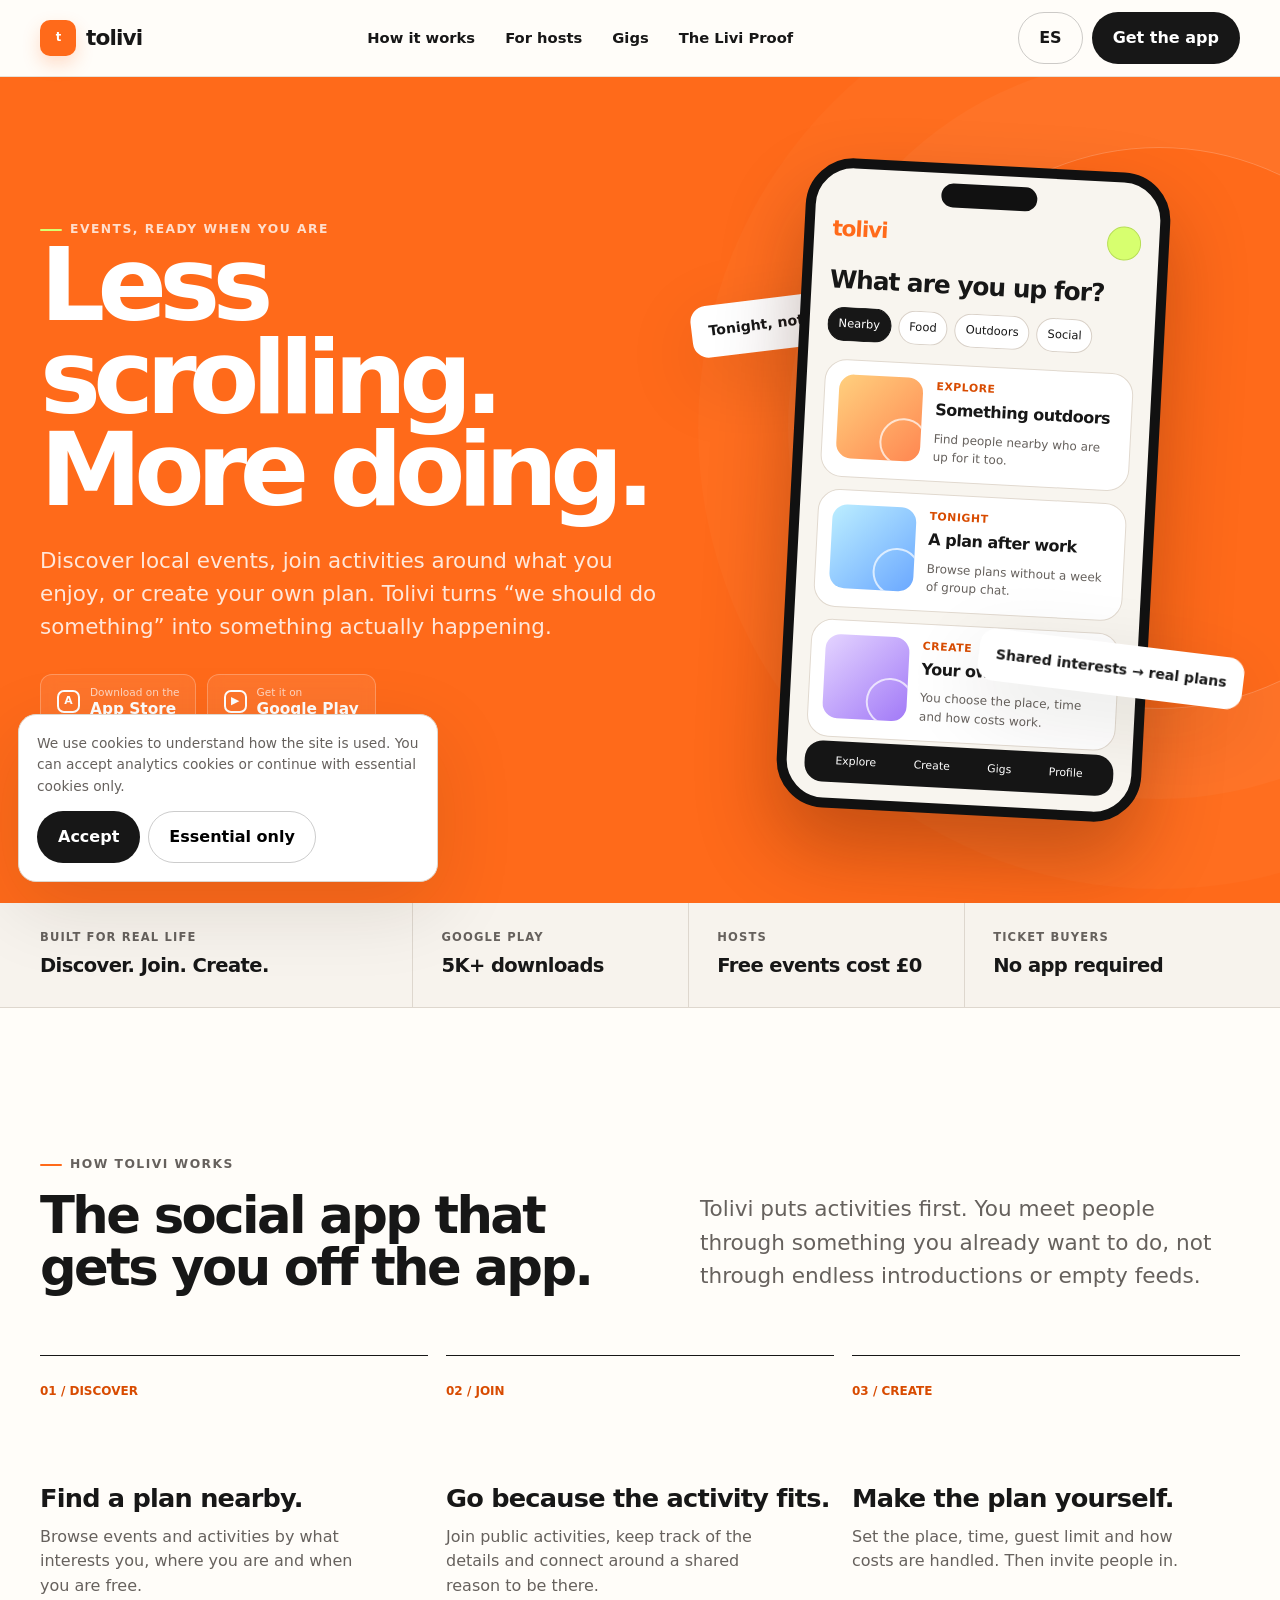
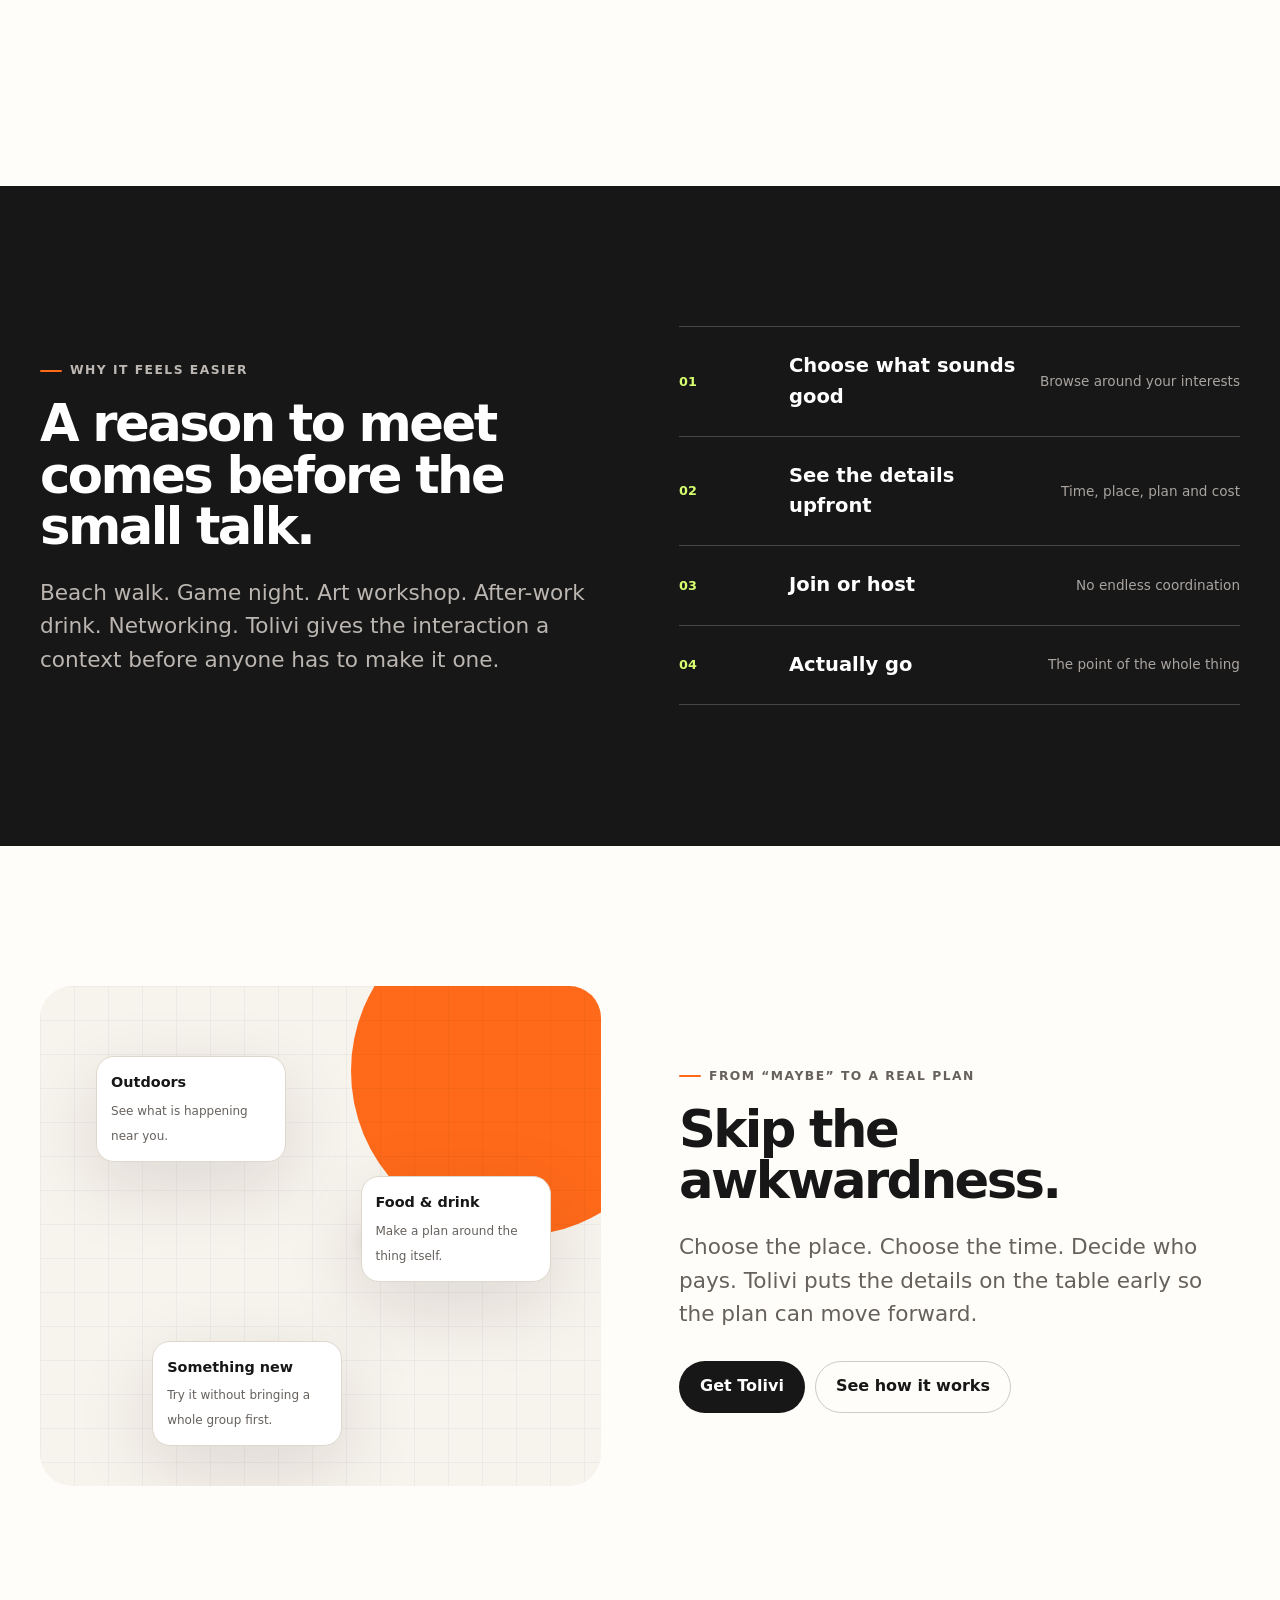
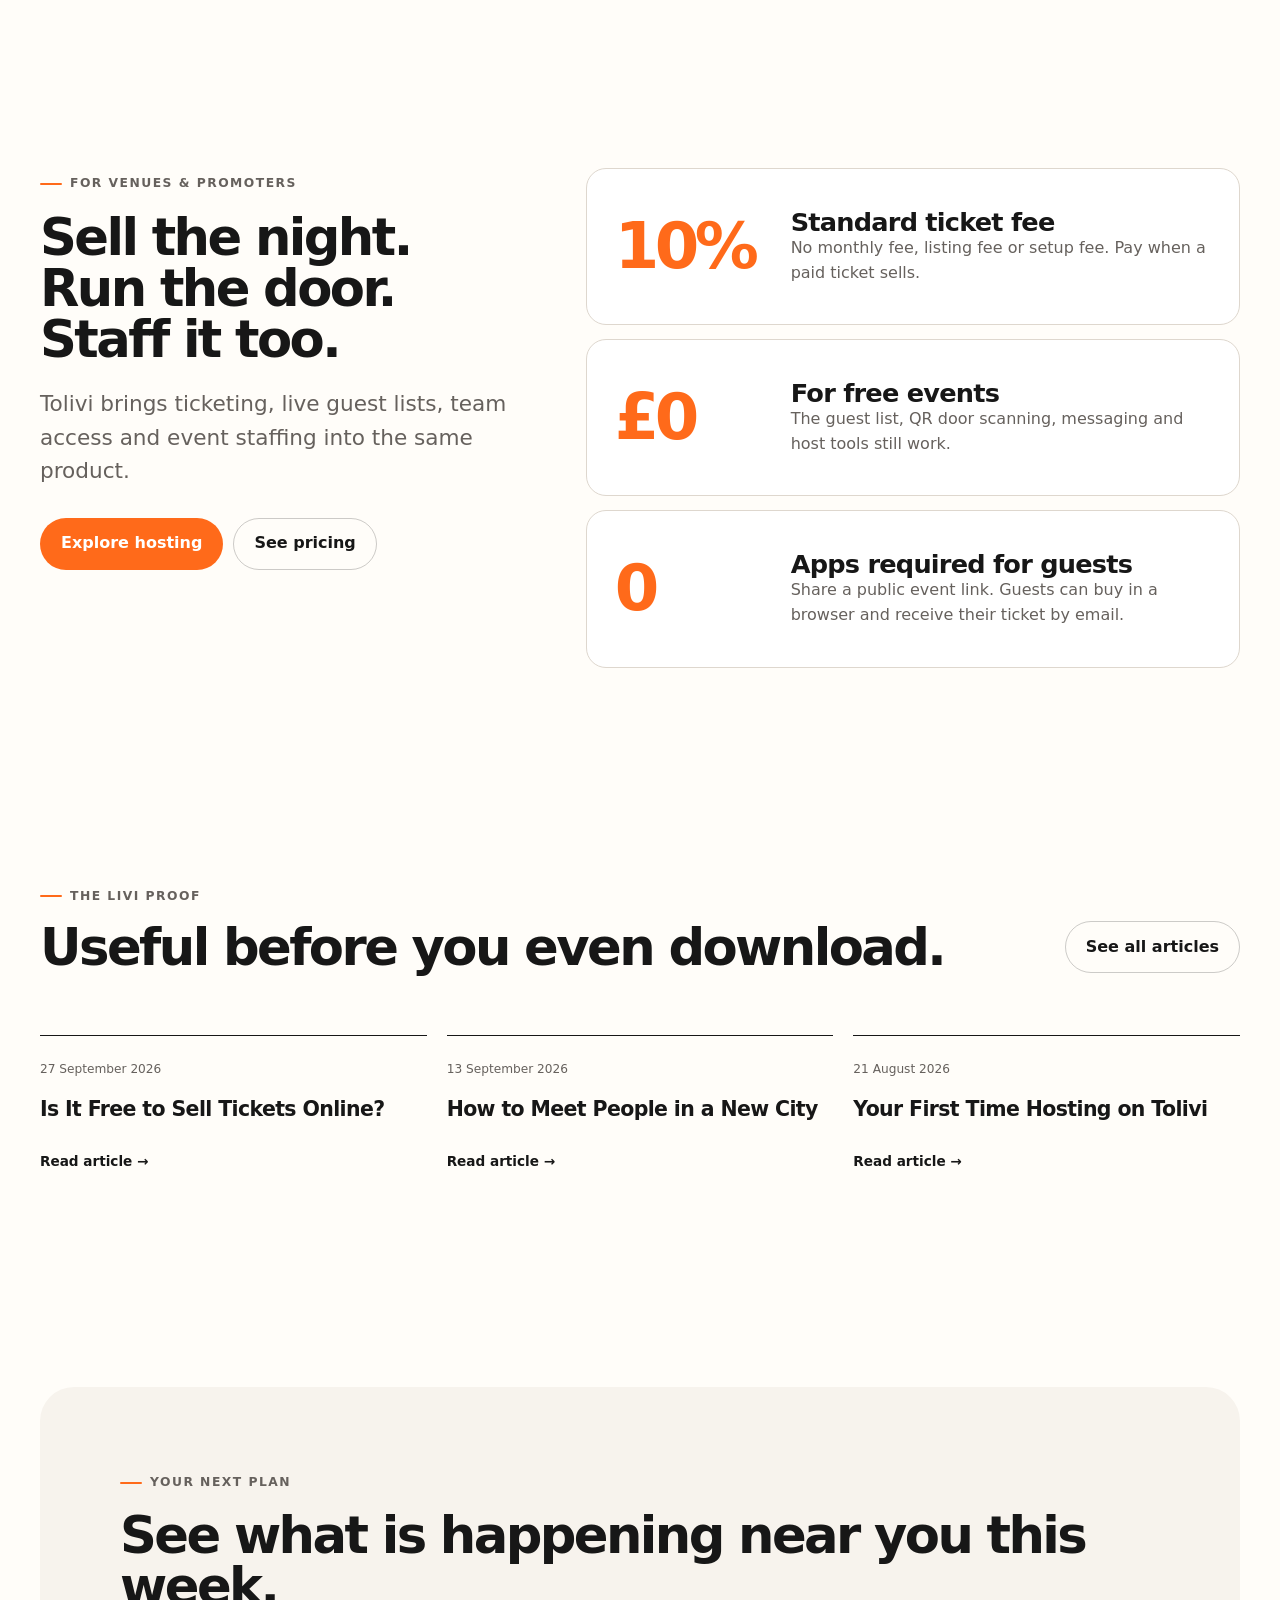
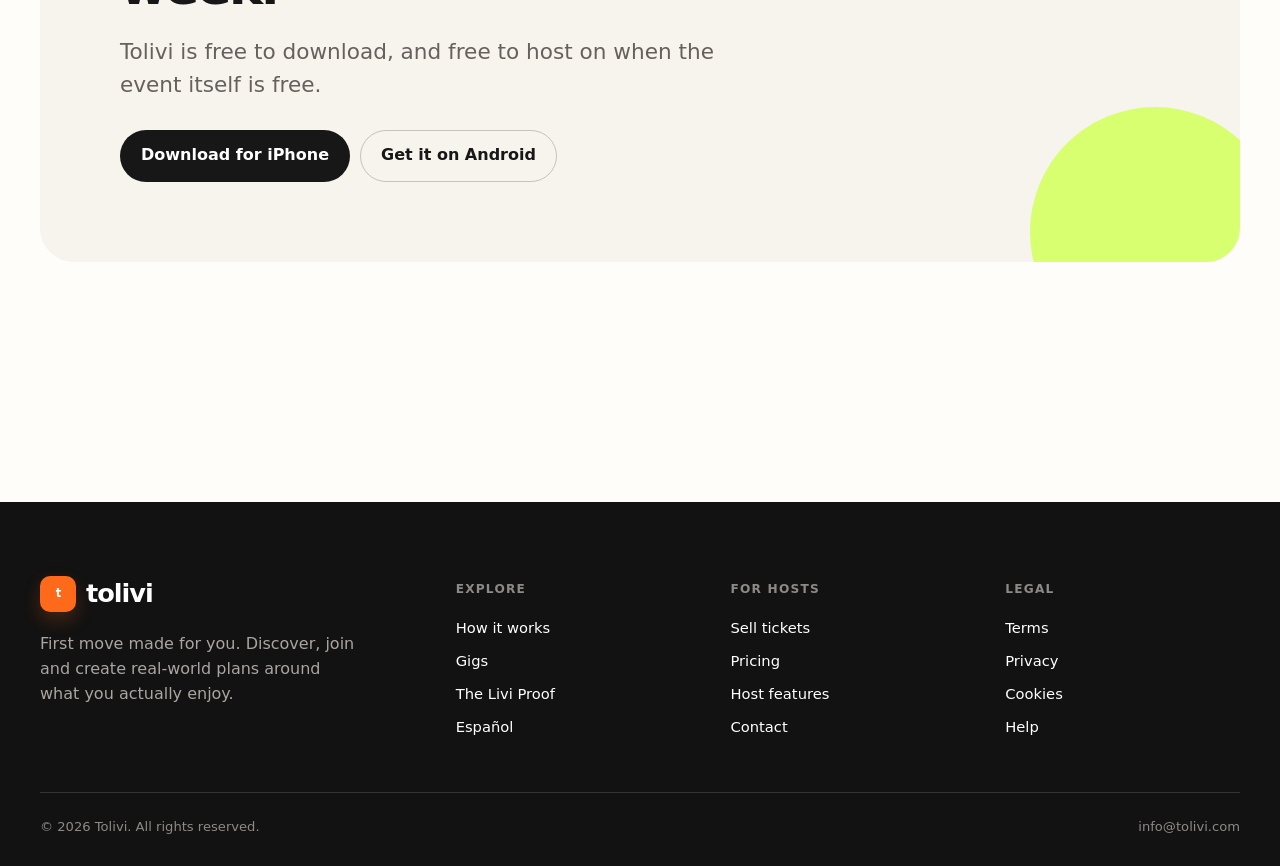
<file: tolivi-redesign/index.html>
<!doctype html>
<html lang="en">
<head>
  <title>Tolivi — Events, Ready When You Are</title>
  <meta name="description" content="Discover local events, join activities and create your own plans with Tolivi. Real-life socialising built around shared interests.">
  
<meta charset="utf-8">
<meta name="viewport" content="width=device-width, initial-scale=1">
<meta name="theme-color" content="#ff6a1a">
<link rel="icon" href="favicon.svg" type="image/svg+xml">
<link rel="stylesheet" href="styles.css">

  <meta property="og:title" content="Tolivi — Events, Ready When You Are">
  <meta property="og:description" content="Find something worth going out for. Discover, join and create real-world plans with Tolivi.">
  <meta property="og:type" content="website">
  <meta property="og:url" content="https://tolivi.com/">
  <script type="application/ld+json">
  {
    "@context":"https://schema.org",
    "@type":"SoftwareApplication",
    "name":"Tolivi",
    "applicationCategory":"LifestyleApplication",
    "operatingSystem":"iOS, Android",
    "url":"https://tolivi.com/",
    "offers":{"@type":"Offer","price":"0","priceCurrency":"GBP"}
  }
  </script>
</head>
<body>

<a class="skip-link" href="#main">Skip to content</a>
<header class="nav">
  <div class="container nav-inner">
    <a class="brand" href="index.html" aria-label="Tolivi home">
      <span class="brand-mark" aria-hidden="true">t</span><span>tolivi</span>
    </a>
    <nav class="nav-links" aria-label="Primary">
      <a href="index.html#how">How it works</a>
      <a href="hosts.html">For hosts</a>
      <a href="gigs.html">Gigs</a>
      <a href="index.html#proof">The Livi Proof</a>
    </nav>
    <div class="nav-actions">
      <a class="btn btn-ghost" href="https://tolivi.com/es/" rel="noopener">ES</a>
      <a class="btn btn-primary" href="https://apps.apple.com/us/app/tolivi/id1568278750" target="_blank" rel="noopener">Get the app</a>
      <button class="menu-btn" type="button" aria-label="Open menu" aria-expanded="false" data-menu>☰</button>
    </div>
  </div>
</header>
<div class="mobile-panel" data-mobile>
  <a href="index.html#how">How it works</a>
  <a href="hosts.html">For hosts</a>
  <a href="gigs.html">Gigs</a>
  <a href="index.html#proof">The Livi Proof</a>
  <a href="https://apps.apple.com/us/app/tolivi/id1568278750">Get the app</a>
</div>

<main id="main">
  <section class="hero">
    <div class="container hero-grid">
      <div class="hero-copy">
        <span class="eyebrow">Events, ready when you are</span>
        <h1 class="display">Less scrolling.<br>More doing.</h1>
        <p>Discover local events, join activities around what you enjoy, or create your own plan. Tolivi turns “we should do something” into something actually happening.</p>
        <div class="btn-row">
          <a class="store-btn" href="https://apps.apple.com/us/app/tolivi/id1568278750" target="_blank" rel="noopener">
            <span class="store-mark" aria-hidden="true">A</span><span class="store-copy"><span>Download on the</span><span>App Store</span></span>
          </a>
          <a class="store-btn" href="https://play.google.com/store/apps/details?id=com.tolivi.dating.user" target="_blank" rel="noopener">
            <span class="store-mark" aria-hidden="true">▶</span><span class="store-copy"><span>Get it on</span><span>Google Play</span></span>
          </a>
        </div>
        <div class="hero-note">Free to download. Free to host free events.</div>
      </div>
      <div class="phone-wrap" aria-label="Concept preview of Tolivi event discovery">
        <div class="float-badge float-one">Tonight, not someday.</div>
        <div class="phone">
          <div class="phone-top"><span class="phone-logo">tolivi</span><span class="avatar" aria-hidden="true"></span></div>
          <h3>What are you up for?</h3>
          <div class="filters"><span class="chip active">Nearby</span><span class="chip">Food</span><span class="chip">Outdoors</span><span class="chip">Social</span></div>
          <div class="event-card">
            <div class="event-art"></div><div><div class="event-meta">Explore</div><div class="event-title">Something outdoors</div><div class="event-sub">Find people nearby who are up for it too.</div></div>
          </div>
          <div class="event-card">
            <div class="event-art alt"></div><div><div class="event-meta">Tonight</div><div class="event-title">A plan after work</div><div class="event-sub">Browse plans without a week of group chat.</div></div>
          </div>
          <div class="event-card">
            <div class="event-art third"></div><div><div class="event-meta">Create</div><div class="event-title">Your own thing</div><div class="event-sub">You choose the place, time and how costs work.</div></div>
          </div>
          <div class="phone-nav"><span>Explore</span><span>Create</span><span>Gigs</span><span>Profile</span></div>
        </div>
        <div class="float-badge float-two">Shared interests → real plans</div>
      </div>
    </div>
  </section>

  <section class="trust-strip" aria-label="Tolivi facts">
    <div class="container trust-grid">
      <div class="trust-cell">
        <div class="trust-kicker">Built for real life</div>
        <div class="trust-value">Discover. Join. Create.</div>
      </div>
      <div class="trust-cell">
        <div class="trust-kicker">Google Play</div>
        <div class="trust-value">5K+ downloads</div>
      </div>
      <div class="trust-cell">
        <div class="trust-kicker">Hosts</div>
        <div class="trust-value">Free events cost £0</div>
      </div>
      <div class="trust-cell">
        <div class="trust-kicker">Ticket buyers</div>
        <div class="trust-value">No app required</div>
      </div>
    </div>
  </section>

  <section class="section" id="how">
    <div class="container">
      <div class="story-head">
        <div>
          <span class="eyebrow">How Tolivi works</span>
          <h2 class="h2" style="margin-top:16px">The social app that gets you off the app.</h2>
        </div>
        <p class="lede">Tolivi puts activities first. You meet people through something you already want to do, not through endless introductions or empty feeds.</p>
      </div>
      <div class="three-up">
        <article class="editorial-card">
          <div class="num">01 / DISCOVER</div>
          <h3 class="h3">Find a plan nearby.</h3>
          <p>Browse events and activities by what interests you, where you are and when you are free.</p>
        </article>
        <article class="editorial-card">
          <div class="num">02 / JOIN</div>
          <h3 class="h3">Go because the activity fits.</h3>
          <p>Join public activities, keep track of the details and connect around a shared reason to be there.</p>
        </article>
        <article class="editorial-card">
          <div class="num">03 / CREATE</div>
          <h3 class="h3">Make the plan yourself.</h3>
          <p>Set the place, time, guest limit and how costs are handled. Then invite people in.</p>
        </article>
      </div>
    </div>
  </section>

  <section class="section band">
    <div class="container split">
      <div>
        <span class="eyebrow" style="color:#bdb8b3">Why it feels easier</span>
        <h2 class="h2" style="margin:18px 0 24px">A reason to meet comes before the small talk.</h2>
        <p class="lede">Beach walk. Game night. Art workshop. After-work drink. Networking. Tolivi gives the interaction a context before anyone has to make it one.</p>
      </div>
      <div class="process">
        <div class="process-row"><span class="step">01</span><strong>Choose what sounds good</strong><span>Browse around your interests</span></div>
        <div class="process-row"><span class="step">02</span><strong>See the details upfront</strong><span>Time, place, plan and cost</span></div>
        <div class="process-row"><span class="step">03</span><strong>Join or host</strong><span>No endless coordination</span></div>
        <div class="process-row"><span class="step">04</span><strong>Actually go</strong><span>The point of the whole thing</span></div>
      </div>
    </div>
  </section>

  <section class="section">
    <div class="container split">
      <div class="feature-visual" aria-hidden="true">
        <div class="map-grid"></div>
        <span class="pin one"></span><span class="pin two"></span><span class="pin three"></span>
        <div class="mini-card mini-one"><strong>Outdoors</strong><span>See what is happening near you.</span></div>
        <div class="mini-card mini-two"><strong>Food & drink</strong><span>Make a plan around the thing itself.</span></div>
        <div class="mini-card mini-three"><strong>Something new</strong><span>Try it without bringing a whole group first.</span></div>
      </div>
      <div>
        <span class="eyebrow">From “maybe” to a real plan</span>
        <h2 class="h2" style="margin:18px 0 24px">Skip the awkwardness.</h2>
        <p class="lede">Choose the place. Choose the time. Decide who pays. Tolivi puts the details on the table early so the plan can move forward.</p>
        <div class="btn-row" style="margin-top:30px">
          <a class="btn btn-primary" href="https://apps.apple.com/us/app/tolivi/id1568278750" target="_blank" rel="noopener">Get Tolivi</a>
          <a class="btn btn-ghost" href="https://tolivi.com/how-it-works/">See how it works</a>
        </div>
      </div>
    </div>
  </section>

  <section class="section" id="hosts">
    <div class="container hosts-grid">
      <div class="host-sticky">
        <span class="eyebrow">For venues & promoters</span>
        <h2 class="h2" style="margin:18px 0 22px">Sell the night. Run the door. Staff it too.</h2>
        <p class="lede">Tolivi brings ticketing, live guest lists, team access and event staffing into the same product.</p>
        <div class="btn-row" style="margin-top:30px">
          <a class="btn btn-orange" href="hosts.html">Explore hosting</a>
          <a class="btn btn-ghost" href="pricing.html">See pricing</a>
        </div>
      </div>
      <div class="metric-stack">
        <div class="metric"><div class="metric-big">10%</div><div><h3 class="h3">Standard ticket fee</h3><p>No monthly fee, listing fee or setup fee. Pay when a paid ticket sells.</p></div></div>
        <div class="metric"><div class="metric-big">£0</div><div><h3 class="h3">For free events</h3><p>The guest list, QR door scanning, messaging and host tools still work.</p></div></div>
        <div class="metric"><div class="metric-big">0</div><div><h3 class="h3">Apps required for guests</h3><p>Share a public event link. Guests can buy in a browser and receive their ticket by email.</p></div></div>
      </div>
    </div>
  </section>

  <section class="section-tight" id="proof">
    <div class="container">
      <div class="story-head">
        <div><span class="eyebrow">The Livi Proof</span><h2 class="h2" style="margin-top:16px">Useful before you even download.</h2></div>
        <a class="btn btn-ghost" href="https://tolivi.com/the-livi-proof/">See all articles</a>
      </div>
      <div class="content-list">
        <article class="article"><time datetime="2026-09-27">27 September 2026</time><h3>Is It Free to Sell Tickets Online?</h3><a href="https://tolivi.com/is-it-free-to-sell-tickets-online/">Read article →</a></article>
        <article class="article"><time datetime="2026-09-13">13 September 2026</time><h3>How to Meet People in a New City</h3><a href="https://tolivi.com/how-to-meet-people-in-a-new-city/">Read article →</a></article>
        <article class="article"><time datetime="2026-08-21">21 August 2026</time><h3>Your First Time Hosting on Tolivi</h3><a href="https://tolivi.com/your-first-time-hosting-on-tolivi/">Read article →</a></article>
      </div>
    </div>
  </section>

  <section class="section">
    <div class="container">
      <div class="final-cta">
        <span class="eyebrow">Your next plan</span>
        <h2 class="h2" style="margin-top:18px">See what is happening near you this week.</h2>
        <p class="lede">Tolivi is free to download, and free to host on when the event itself is free.</p>
        <div class="btn-row">
          <a class="btn btn-primary" href="https://apps.apple.com/us/app/tolivi/id1568278750" target="_blank" rel="noopener">Download for iPhone</a>
          <a class="btn btn-ghost" href="https://play.google.com/store/apps/details?id=com.tolivi.dating.user" target="_blank" rel="noopener">Get it on Android</a>
        </div>
      </div>
    </div>
  </section>
</main>

<footer class="footer">
  <div class="container">
    <div class="footer-grid">
      <div>
        <a class="brand" href="index.html"><span class="brand-mark" aria-hidden="true">t</span><span>tolivi</span></a>
        <p>First move made for you. Discover, join and create real-world plans around what you actually enjoy.</p>
      </div>
      <div>
        <h4>Explore</h4>
        <div class="footer-links">
          <a href="index.html#how">How it works</a>
          <a href="gigs.html">Gigs</a>
          <a href="https://tolivi.com/the-livi-proof/">The Livi Proof</a>
          <a href="https://tolivi.com/es/">Español</a>
        </div>
      </div>
      <div>
        <h4>For hosts</h4>
        <div class="footer-links">
          <a href="hosts.html">Sell tickets</a>
          <a href="pricing.html">Pricing</a>
          <a href="hosts.html#features">Host features</a>
          <a href="mailto:info@tolivi.com">Contact</a>
        </div>
      </div>
      <div>
        <h4>Legal</h4>
        <div class="footer-links">
          <a href="https://tolivi.com/terms-of-use/">Terms</a>
          <a href="https://tolivi.com/privacy-policy/">Privacy</a>
          <a href="https://tolivi.com/cookies-policy/">Cookies</a>
          <a href="https://tolivi.com/help/">Help</a>
        </div>
      </div>
    </div>
    <div class="footer-bottom">
      <span>© 2026 Tolivi. All rights reserved.</span>
      <span>info@tolivi.com</span>
    </div>
  </div>
</footer>
<div class="cookie" data-cookie role="dialog" aria-label="Cookie preferences">
  <p>We use cookies to understand how the site is used. You can accept analytics cookies or continue with essential cookies only.</p>
  <div class="cookie-actions">
    <button class="btn btn-primary" data-cookie-choice="accepted">Accept</button>
    <button class="btn btn-ghost" data-cookie-choice="rejected">Essential only</button>
  </div>
</div>

<script src="script.js" defer></script>
</body>
</html>
</file>
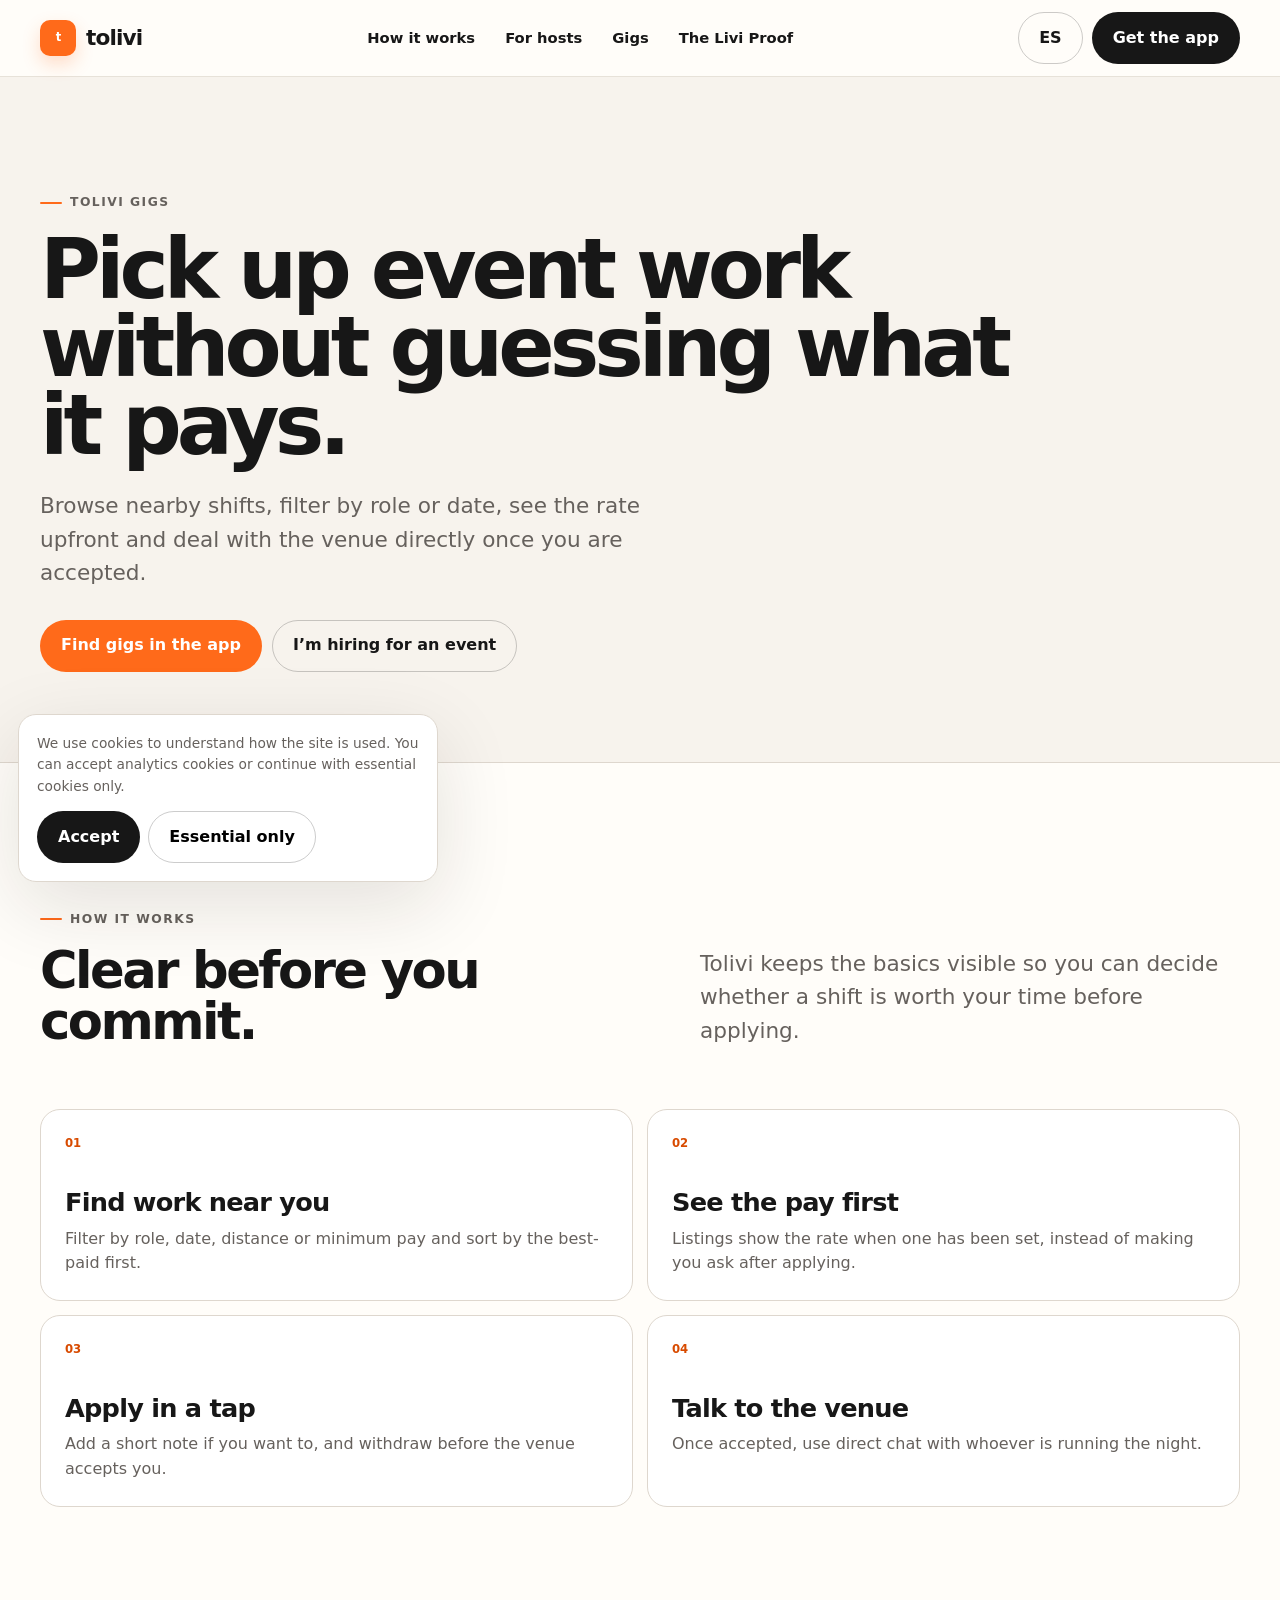
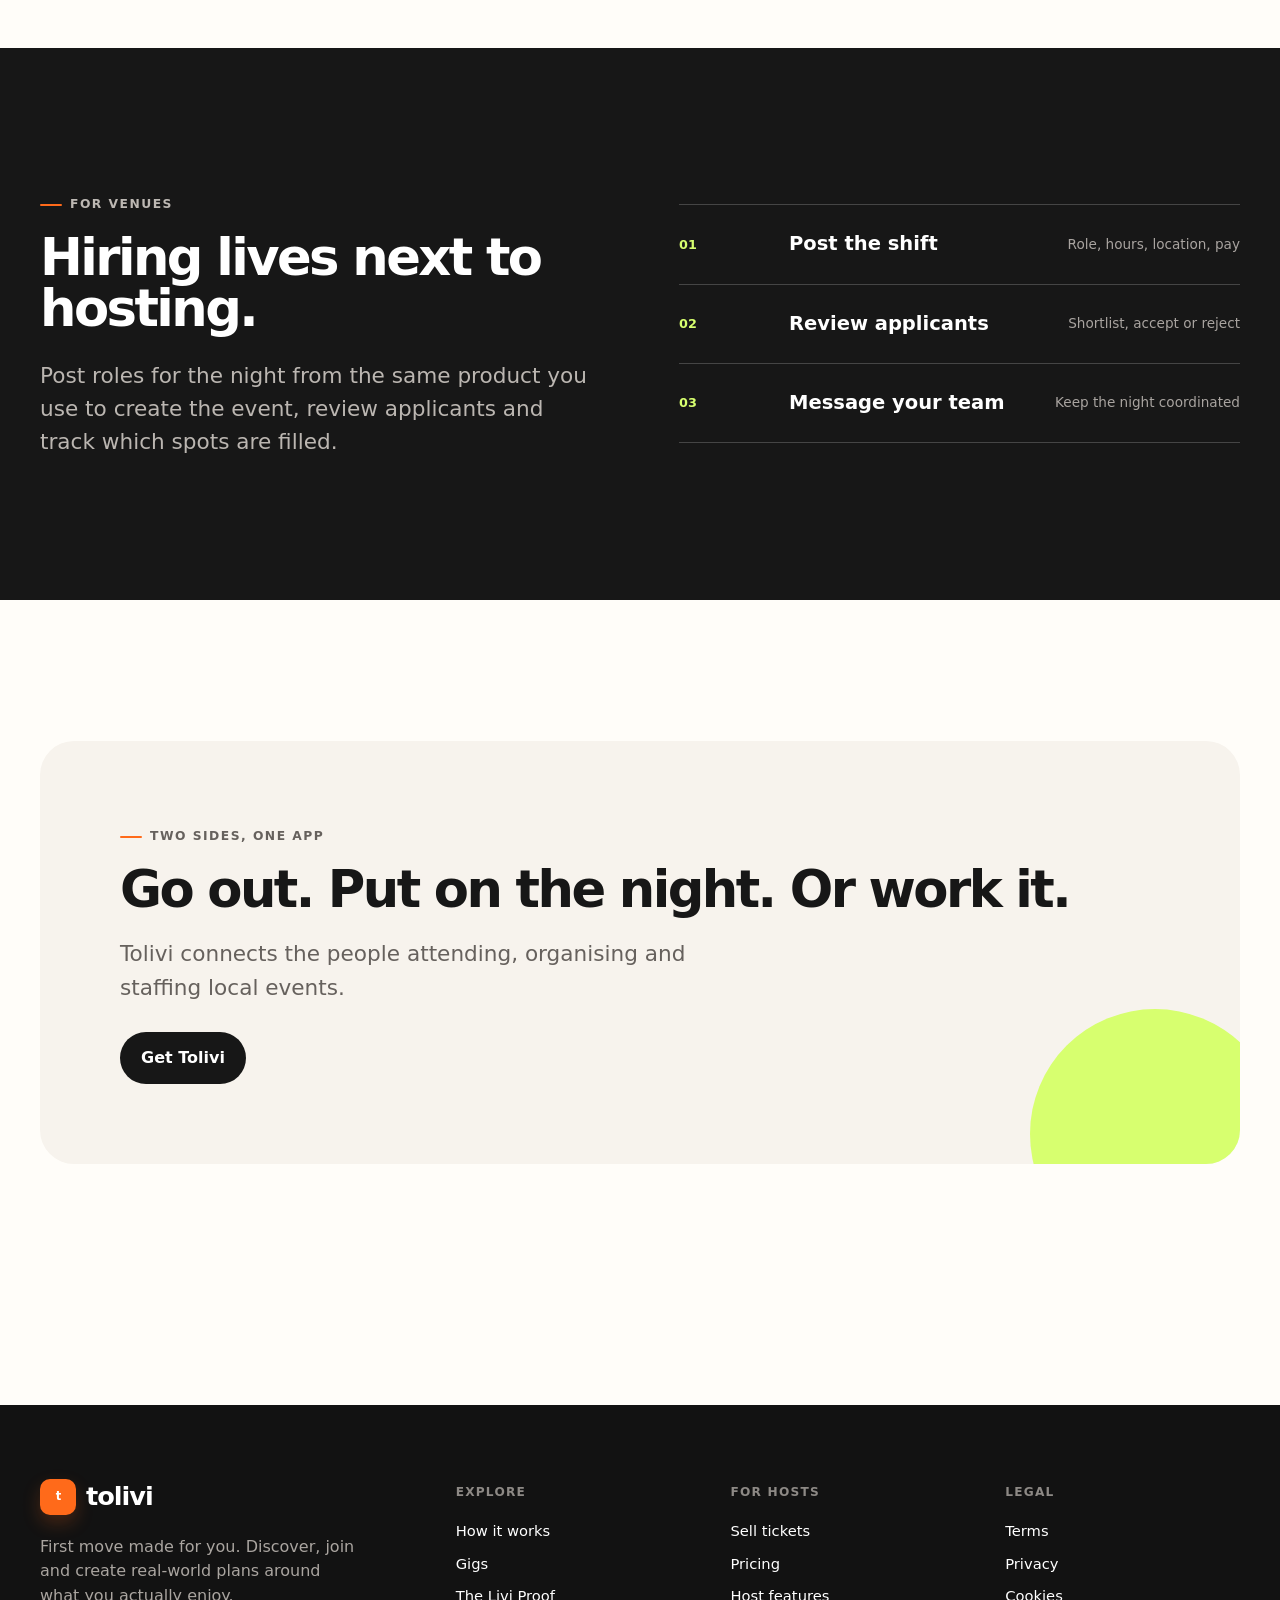
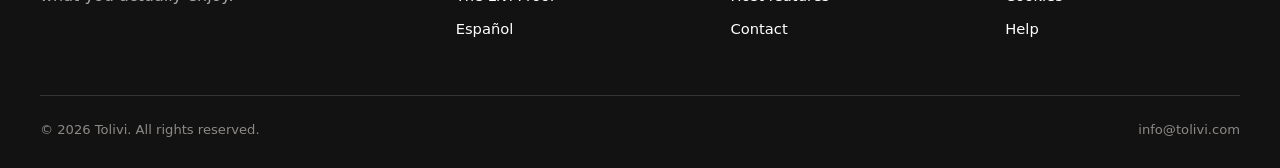
<file: tolivi-redesign/gigs.html>
<!doctype html>
<html lang="en">
<head>
  <title>Event Gigs | Tolivi</title>
  <meta name="description" content="Find event work near you, see the pay before you apply and talk directly to the venue with Tolivi Gigs.">
  
<meta charset="utf-8">
<meta name="viewport" content="width=device-width, initial-scale=1">
<meta name="theme-color" content="#ff6a1a">
<link rel="icon" href="favicon.svg" type="image/svg+xml">
<link rel="stylesheet" href="styles.css">

</head>
<body>

<a class="skip-link" href="#main">Skip to content</a>
<header class="nav">
  <div class="container nav-inner">
    <a class="brand" href="index.html" aria-label="Tolivi home">
      <span class="brand-mark" aria-hidden="true">t</span><span>tolivi</span>
    </a>
    <nav class="nav-links" aria-label="Primary">
      <a href="index.html#how">How it works</a>
      <a href="hosts.html">For hosts</a>
      <a href="gigs.html">Gigs</a>
      <a href="index.html#proof">The Livi Proof</a>
    </nav>
    <div class="nav-actions">
      <a class="btn btn-ghost" href="https://tolivi.com/es/" rel="noopener">ES</a>
      <a class="btn btn-primary" href="https://apps.apple.com/us/app/tolivi/id1568278750" target="_blank" rel="noopener">Get the app</a>
      <button class="menu-btn" type="button" aria-label="Open menu" aria-expanded="false" data-menu>☰</button>
    </div>
  </div>
</header>
<div class="mobile-panel" data-mobile>
  <a href="index.html#how">How it works</a>
  <a href="hosts.html">For hosts</a>
  <a href="gigs.html">Gigs</a>
  <a href="index.html#proof">The Livi Proof</a>
  <a href="https://apps.apple.com/us/app/tolivi/id1568278750">Get the app</a>
</div>

<main id="main">
  <section class="subhero">
    <div class="container">
      <span class="eyebrow">Tolivi Gigs</span>
      <h1 class="h1" style="max-width:970px;margin-top:18px">Pick up event work without guessing what it pays.</h1>
      <p class="lede">Browse nearby shifts, filter by role or date, see the rate upfront and deal with the venue directly once you are accepted.</p>
      <div class="btn-row" style="margin-top:30px">
        <a class="btn btn-orange" href="https://apps.apple.com/us/app/tolivi/id1568278750" target="_blank" rel="noopener">Find gigs in the app</a>
        <a class="btn btn-ghost" href="hosts.html#features">I’m hiring for an event</a>
      </div>
    </div>
  </section>
  <section class="section">
    <div class="container">
      <div class="story-head"><div><span class="eyebrow">How it works</span><h2 class="h2" style="margin-top:16px">Clear before you commit.</h2></div><p class="lede">Tolivi keeps the basics visible so you can decide whether a shift is worth your time before applying.</p></div>
      <div class="feature-list">
        <div class="feature-item"><div class="mini-num">01</div><h3 class="h3">Find work near you</h3><p>Filter by role, date, distance or minimum pay and sort by the best-paid first.</p></div>
        <div class="feature-item"><div class="mini-num">02</div><h3 class="h3">See the pay first</h3><p>Listings show the rate when one has been set, instead of making you ask after applying.</p></div>
        <div class="feature-item"><div class="mini-num">03</div><h3 class="h3">Apply in a tap</h3><p>Add a short note if you want to, and withdraw before the venue accepts you.</p></div>
        <div class="feature-item"><div class="mini-num">04</div><h3 class="h3">Talk to the venue</h3><p>Once accepted, use direct chat with whoever is running the night.</p></div>
      </div>
    </div>
  </section>
  <section class="section band">
    <div class="container split">
      <div><span class="eyebrow" style="color:#bdb8b3">For venues</span><h2 class="h2" style="margin:18px 0 24px">Hiring lives next to hosting.</h2><p class="lede">Post roles for the night from the same product you use to create the event, review applicants and track which spots are filled.</p></div>
      <div class="process">
        <div class="process-row"><span class="step">01</span><strong>Post the shift</strong><span>Role, hours, location, pay</span></div>
        <div class="process-row"><span class="step">02</span><strong>Review applicants</strong><span>Shortlist, accept or reject</span></div>
        <div class="process-row"><span class="step">03</span><strong>Message your team</strong><span>Keep the night coordinated</span></div>
      </div>
    </div>
  </section>
  <section class="section">
    <div class="container">
      <div class="final-cta">
        <span class="eyebrow">Two sides, one app</span>
        <h2 class="h2" style="margin-top:18px">Go out. Put on the night. Or work it.</h2>
        <p class="lede">Tolivi connects the people attending, organising and staffing local events.</p>
        <a class="btn btn-primary" href="https://apps.apple.com/us/app/tolivi/id1568278750" target="_blank" rel="noopener">Get Tolivi</a>
      </div>
    </div>
  </section>
</main>

<footer class="footer">
  <div class="container">
    <div class="footer-grid">
      <div>
        <a class="brand" href="index.html"><span class="brand-mark" aria-hidden="true">t</span><span>tolivi</span></a>
        <p>First move made for you. Discover, join and create real-world plans around what you actually enjoy.</p>
      </div>
      <div>
        <h4>Explore</h4>
        <div class="footer-links">
          <a href="index.html#how">How it works</a>
          <a href="gigs.html">Gigs</a>
          <a href="https://tolivi.com/the-livi-proof/">The Livi Proof</a>
          <a href="https://tolivi.com/es/">Español</a>
        </div>
      </div>
      <div>
        <h4>For hosts</h4>
        <div class="footer-links">
          <a href="hosts.html">Sell tickets</a>
          <a href="pricing.html">Pricing</a>
          <a href="hosts.html#features">Host features</a>
          <a href="mailto:info@tolivi.com">Contact</a>
        </div>
      </div>
      <div>
        <h4>Legal</h4>
        <div class="footer-links">
          <a href="https://tolivi.com/terms-of-use/">Terms</a>
          <a href="https://tolivi.com/privacy-policy/">Privacy</a>
          <a href="https://tolivi.com/cookies-policy/">Cookies</a>
          <a href="https://tolivi.com/help/">Help</a>
        </div>
      </div>
    </div>
    <div class="footer-bottom">
      <span>© 2026 Tolivi. All rights reserved.</span>
      <span>info@tolivi.com</span>
    </div>
  </div>
</footer>
<div class="cookie" data-cookie role="dialog" aria-label="Cookie preferences">
  <p>We use cookies to understand how the site is used. You can accept analytics cookies or continue with essential cookies only.</p>
  <div class="cookie-actions">
    <button class="btn btn-primary" data-cookie-choice="accepted">Accept</button>
    <button class="btn btn-ghost" data-cookie-choice="rejected">Essential only</button>
  </div>
</div>

<script src="script.js" defer></script>
</body>
</html>
</file>
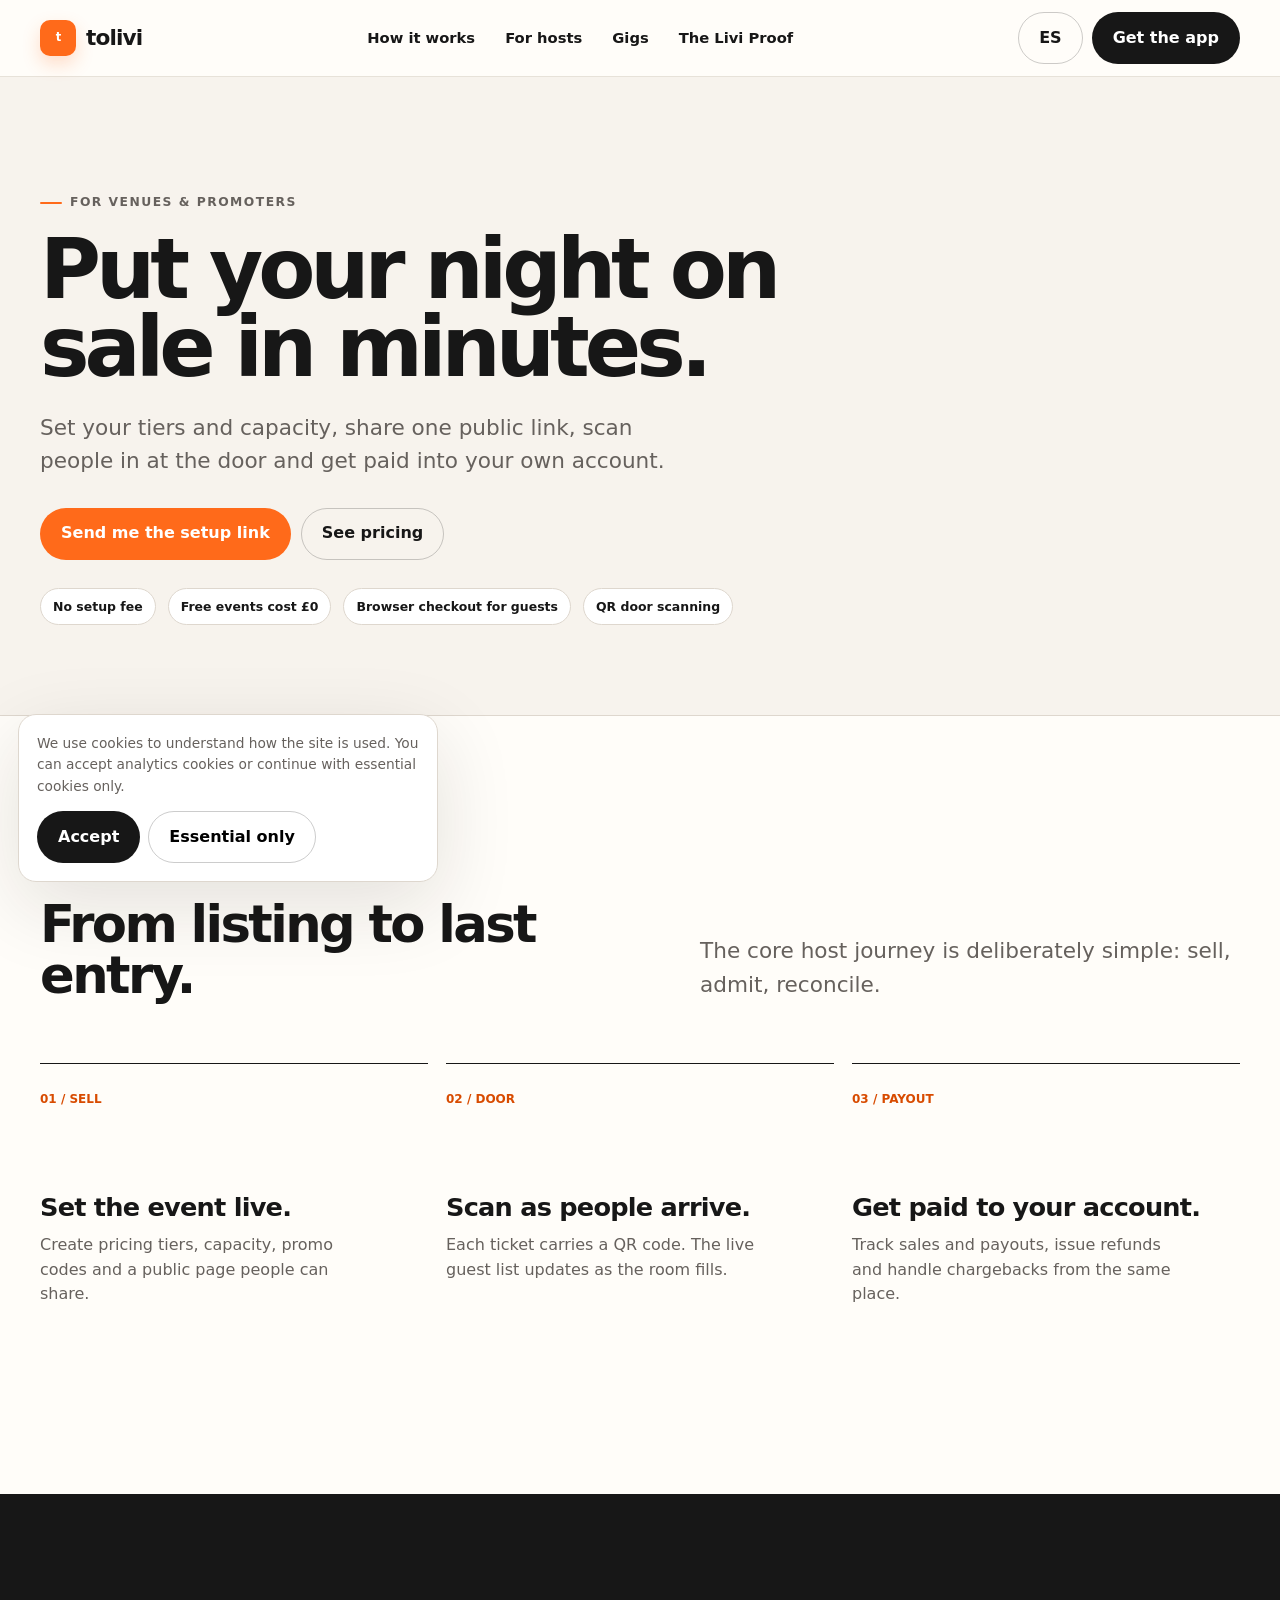
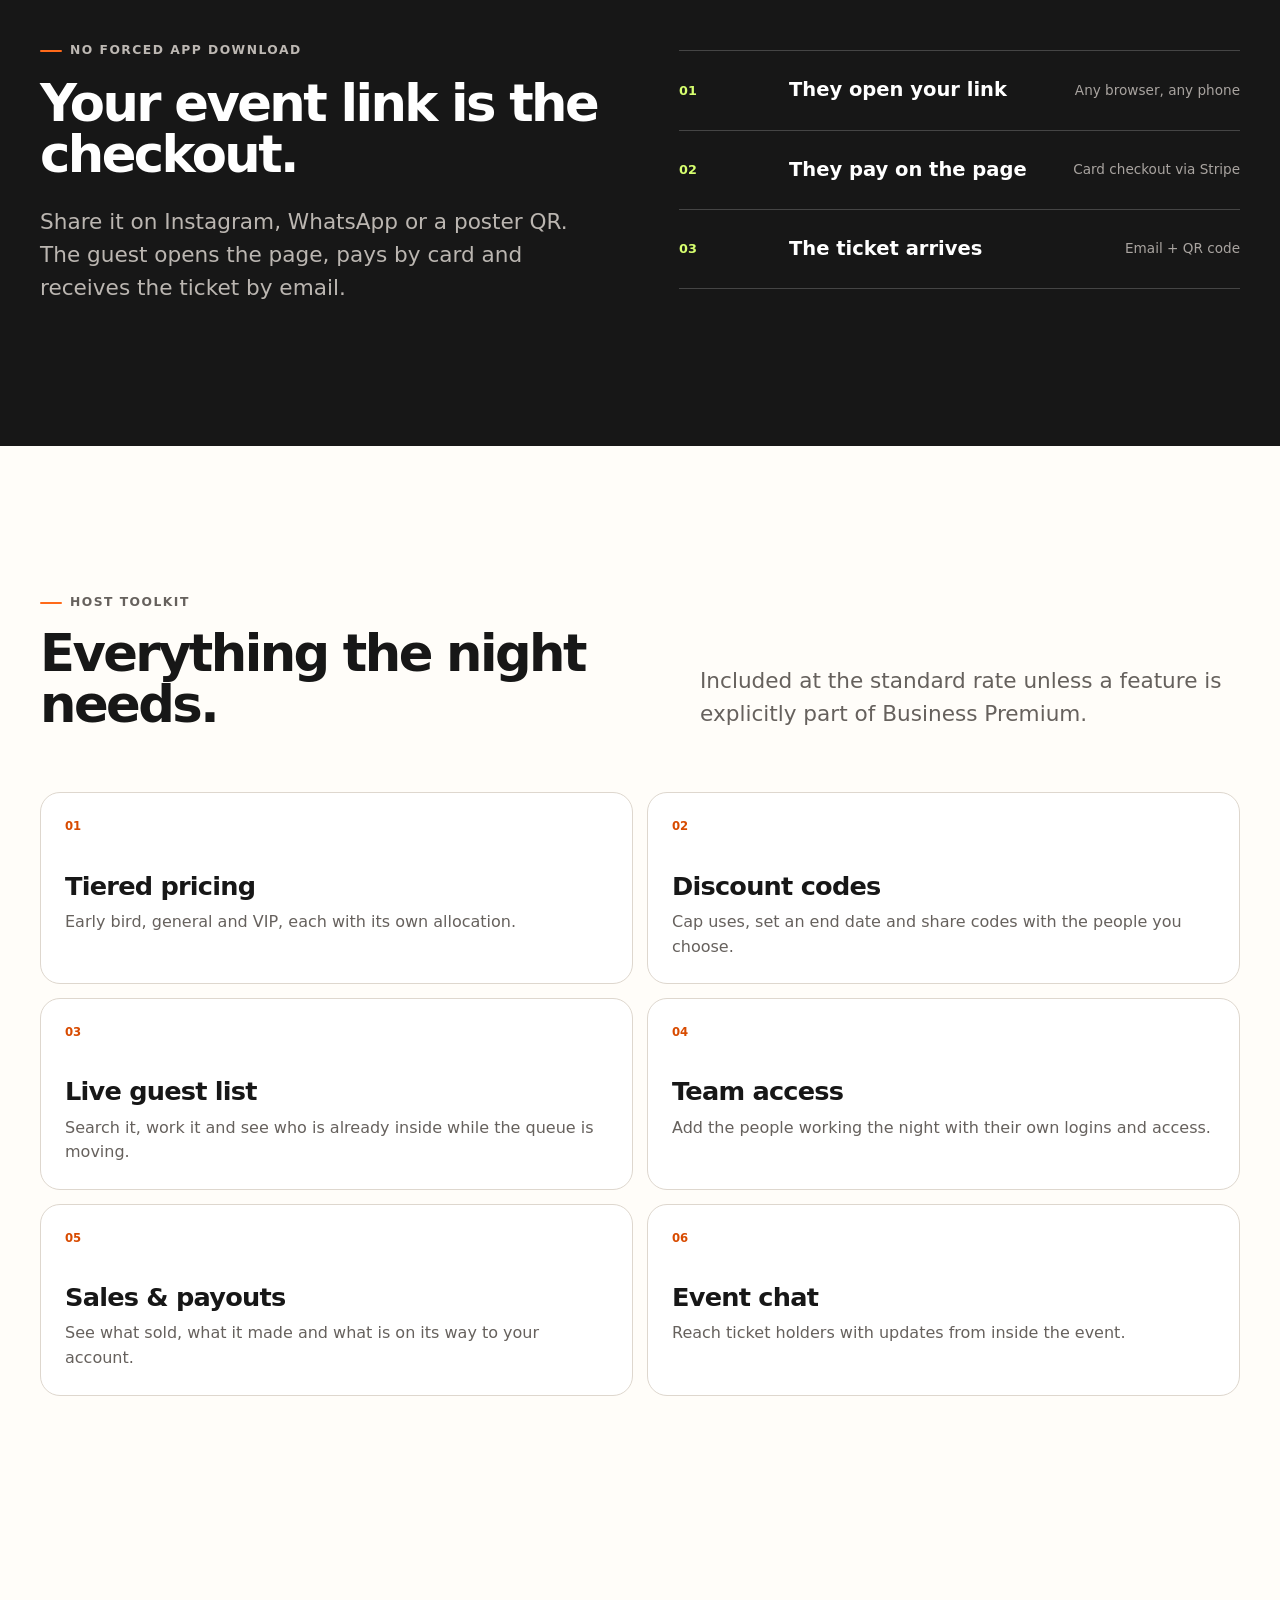
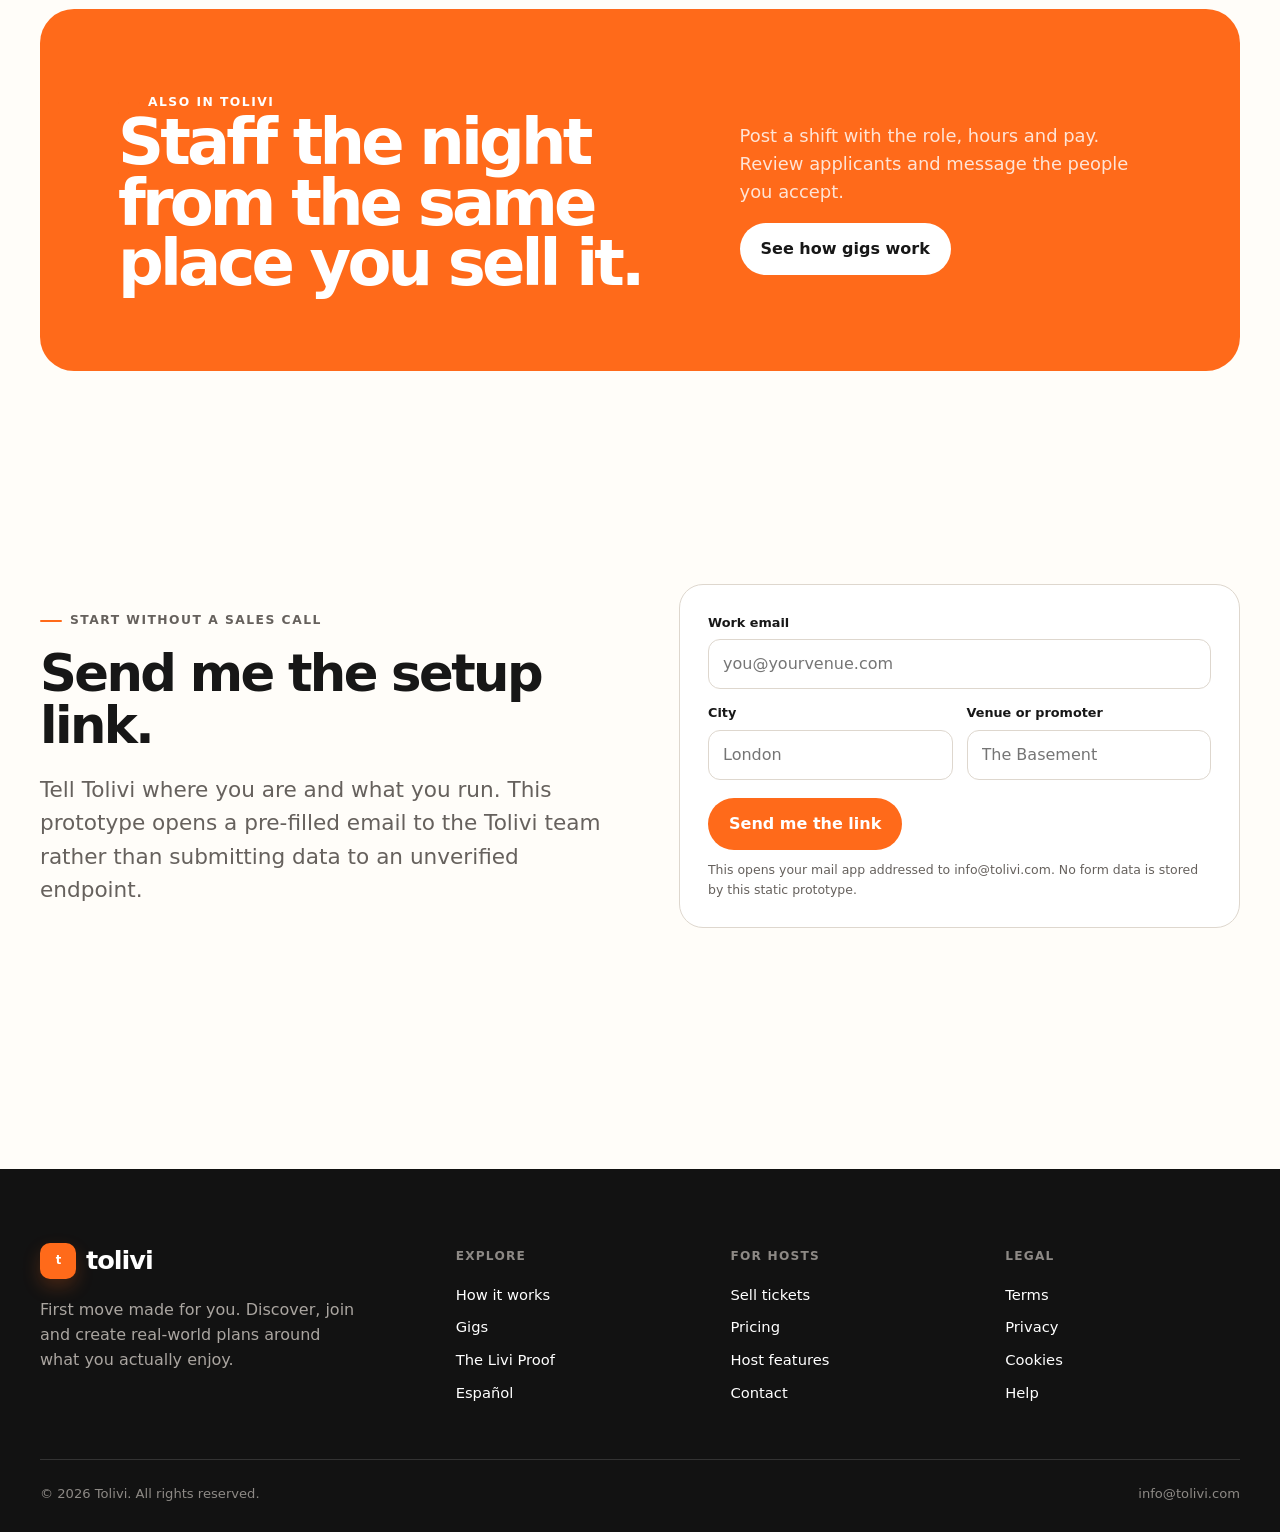
<file: tolivi-redesign/hosts.html>
<!doctype html>
<html lang="en">
<head>
  <title>Sell Tickets & Run Events | Tolivi for Hosts</title>
  <meta name="description" content="Sell tickets, scan guests in, manage your team and staff the night with Tolivi. No setup fee and free events cost nothing.">
  
<meta charset="utf-8">
<meta name="viewport" content="width=device-width, initial-scale=1">
<meta name="theme-color" content="#ff6a1a">
<link rel="icon" href="favicon.svg" type="image/svg+xml">
<link rel="stylesheet" href="styles.css">

</head>
<body>

<a class="skip-link" href="#main">Skip to content</a>
<header class="nav">
  <div class="container nav-inner">
    <a class="brand" href="index.html" aria-label="Tolivi home">
      <span class="brand-mark" aria-hidden="true">t</span><span>tolivi</span>
    </a>
    <nav class="nav-links" aria-label="Primary">
      <a href="index.html#how">How it works</a>
      <a href="hosts.html">For hosts</a>
      <a href="gigs.html">Gigs</a>
      <a href="index.html#proof">The Livi Proof</a>
    </nav>
    <div class="nav-actions">
      <a class="btn btn-ghost" href="https://tolivi.com/es/" rel="noopener">ES</a>
      <a class="btn btn-primary" href="https://apps.apple.com/us/app/tolivi/id1568278750" target="_blank" rel="noopener">Get the app</a>
      <button class="menu-btn" type="button" aria-label="Open menu" aria-expanded="false" data-menu>☰</button>
    </div>
  </div>
</header>
<div class="mobile-panel" data-mobile>
  <a href="index.html#how">How it works</a>
  <a href="hosts.html">For hosts</a>
  <a href="gigs.html">Gigs</a>
  <a href="index.html#proof">The Livi Proof</a>
  <a href="https://apps.apple.com/us/app/tolivi/id1568278750">Get the app</a>
</div>

<main id="main">
  <section class="subhero">
    <div class="container">
      <span class="eyebrow">For venues & promoters</span>
      <h1 class="h1" style="max-width:930px;margin-top:18px">Put your night on sale in minutes.</h1>
      <p class="lede">Set your tiers and capacity, share one public link, scan people in at the door and get paid into your own account.</p>
      <div class="btn-row" style="margin-top:30px">
        <a class="btn btn-orange" href="#setup">Send me the setup link</a>
        <a class="btn btn-ghost" href="pricing.html">See pricing</a>
      </div>
      <div class="kicker-row">
        <span class="kicker-pill">No setup fee</span><span class="kicker-pill">Free events cost £0</span><span class="kicker-pill">Browser checkout for guests</span><span class="kicker-pill">QR door scanning</span>
      </div>
    </div>
  </section>

  <section class="section">
    <div class="container">
      <div class="story-head"><div><span class="eyebrow">One flow</span><h2 class="h2" style="margin-top:16px">From listing to last entry.</h2></div><p class="lede">The core host journey is deliberately simple: sell, admit, reconcile.</p></div>
      <div class="three-up">
        <article class="editorial-card"><div class="num">01 / SELL</div><h3 class="h3">Set the event live.</h3><p>Create pricing tiers, capacity, promo codes and a public page people can share.</p></article>
        <article class="editorial-card"><div class="num">02 / DOOR</div><h3 class="h3">Scan as people arrive.</h3><p>Each ticket carries a QR code. The live guest list updates as the room fills.</p></article>
        <article class="editorial-card"><div class="num">03 / PAYOUT</div><h3 class="h3">Get paid to your account.</h3><p>Track sales and payouts, issue refunds and handle chargebacks from the same place.</p></article>
      </div>
    </div>
  </section>

  <section class="section band">
    <div class="container split">
      <div><span class="eyebrow" style="color:#bdb8b3">No forced app download</span><h2 class="h2" style="margin:18px 0 24px">Your event link is the checkout.</h2><p class="lede">Share it on Instagram, WhatsApp or a poster QR. The guest opens the page, pays by card and receives the ticket by email.</p></div>
      <div class="process">
        <div class="process-row"><span class="step">01</span><strong>They open your link</strong><span>Any browser, any phone</span></div>
        <div class="process-row"><span class="step">02</span><strong>They pay on the page</strong><span>Card checkout via Stripe</span></div>
        <div class="process-row"><span class="step">03</span><strong>The ticket arrives</strong><span>Email + QR code</span></div>
      </div>
    </div>
  </section>

  <section class="section" id="features">
    <div class="container">
      <div class="story-head"><div><span class="eyebrow">Host toolkit</span><h2 class="h2" style="margin-top:16px">Everything the night needs.</h2></div><p class="lede">Included at the standard rate unless a feature is explicitly part of Business Premium.</p></div>
      <div class="feature-list">
        <div class="feature-item"><div class="mini-num">01</div><h3 class="h3">Tiered pricing</h3><p>Early bird, general and VIP, each with its own allocation.</p></div>
        <div class="feature-item"><div class="mini-num">02</div><h3 class="h3">Discount codes</h3><p>Cap uses, set an end date and share codes with the people you choose.</p></div>
        <div class="feature-item"><div class="mini-num">03</div><h3 class="h3">Live guest list</h3><p>Search it, work it and see who is already inside while the queue is moving.</p></div>
        <div class="feature-item"><div class="mini-num">04</div><h3 class="h3">Team access</h3><p>Add the people working the night with their own logins and access.</p></div>
        <div class="feature-item"><div class="mini-num">05</div><h3 class="h3">Sales & payouts</h3><p>See what sold, what it made and what is on its way to your account.</p></div>
        <div class="feature-item"><div class="mini-num">06</div><h3 class="h3">Event chat</h3><p>Reach ticket holders with updates from inside the event.</p></div>
      </div>
    </div>
  </section>

  <section class="section-tight">
    <div class="container quote-band">
      <div><span class="eyebrow" style="color:#fff">Also in Tolivi</span><h2>Staff the night from the same place you sell it.</h2></div>
      <div><p>Post a shift with the role, hours and pay. Review applicants and message the people you accept.</p><a class="btn btn-light" href="gigs.html">See how gigs work</a></div>
    </div>
  </section>

  <section class="section" id="setup">
    <div class="container split">
      <div><span class="eyebrow">Start without a sales call</span><h2 class="h2" style="margin:18px 0 22px">Send me the setup link.</h2><p class="lede">Tell Tolivi where you are and what you run. This prototype opens a pre-filled email to the Tolivi team rather than submitting data to an unverified endpoint.</p></div>
      <form class="form-card" data-host-form>
        <div class="form-grid">
          <div class="field full"><label for="email">Work email</label><input id="email" name="email" type="email" placeholder="you@yourvenue.com" required></div>
          <div class="field"><label for="city">City</label><input id="city" name="city" type="text" placeholder="London" required></div>
          <div class="field"><label for="venue">Venue or promoter</label><input id="venue" name="venue" type="text" placeholder="The Basement" required></div>
        </div>
        <button class="btn btn-orange" type="submit" style="margin-top:18px">Send me the link</button>
        <div class="form-note">This opens your mail app addressed to info@tolivi.com. No form data is stored by this static prototype.</div>
      </form>
    </div>
  </section>
</main>

<footer class="footer">
  <div class="container">
    <div class="footer-grid">
      <div>
        <a class="brand" href="index.html"><span class="brand-mark" aria-hidden="true">t</span><span>tolivi</span></a>
        <p>First move made for you. Discover, join and create real-world plans around what you actually enjoy.</p>
      </div>
      <div>
        <h4>Explore</h4>
        <div class="footer-links">
          <a href="index.html#how">How it works</a>
          <a href="gigs.html">Gigs</a>
          <a href="https://tolivi.com/the-livi-proof/">The Livi Proof</a>
          <a href="https://tolivi.com/es/">Español</a>
        </div>
      </div>
      <div>
        <h4>For hosts</h4>
        <div class="footer-links">
          <a href="hosts.html">Sell tickets</a>
          <a href="pricing.html">Pricing</a>
          <a href="hosts.html#features">Host features</a>
          <a href="mailto:info@tolivi.com">Contact</a>
        </div>
      </div>
      <div>
        <h4>Legal</h4>
        <div class="footer-links">
          <a href="https://tolivi.com/terms-of-use/">Terms</a>
          <a href="https://tolivi.com/privacy-policy/">Privacy</a>
          <a href="https://tolivi.com/cookies-policy/">Cookies</a>
          <a href="https://tolivi.com/help/">Help</a>
        </div>
      </div>
    </div>
    <div class="footer-bottom">
      <span>© 2026 Tolivi. All rights reserved.</span>
      <span>info@tolivi.com</span>
    </div>
  </div>
</footer>
<div class="cookie" data-cookie role="dialog" aria-label="Cookie preferences">
  <p>We use cookies to understand how the site is used. You can accept analytics cookies or continue with essential cookies only.</p>
  <div class="cookie-actions">
    <button class="btn btn-primary" data-cookie-choice="accepted">Accept</button>
    <button class="btn btn-ghost" data-cookie-choice="rejected">Essential only</button>
  </div>
</div>

<script src="script.js" defer></script>
</body>
</html>
</file>
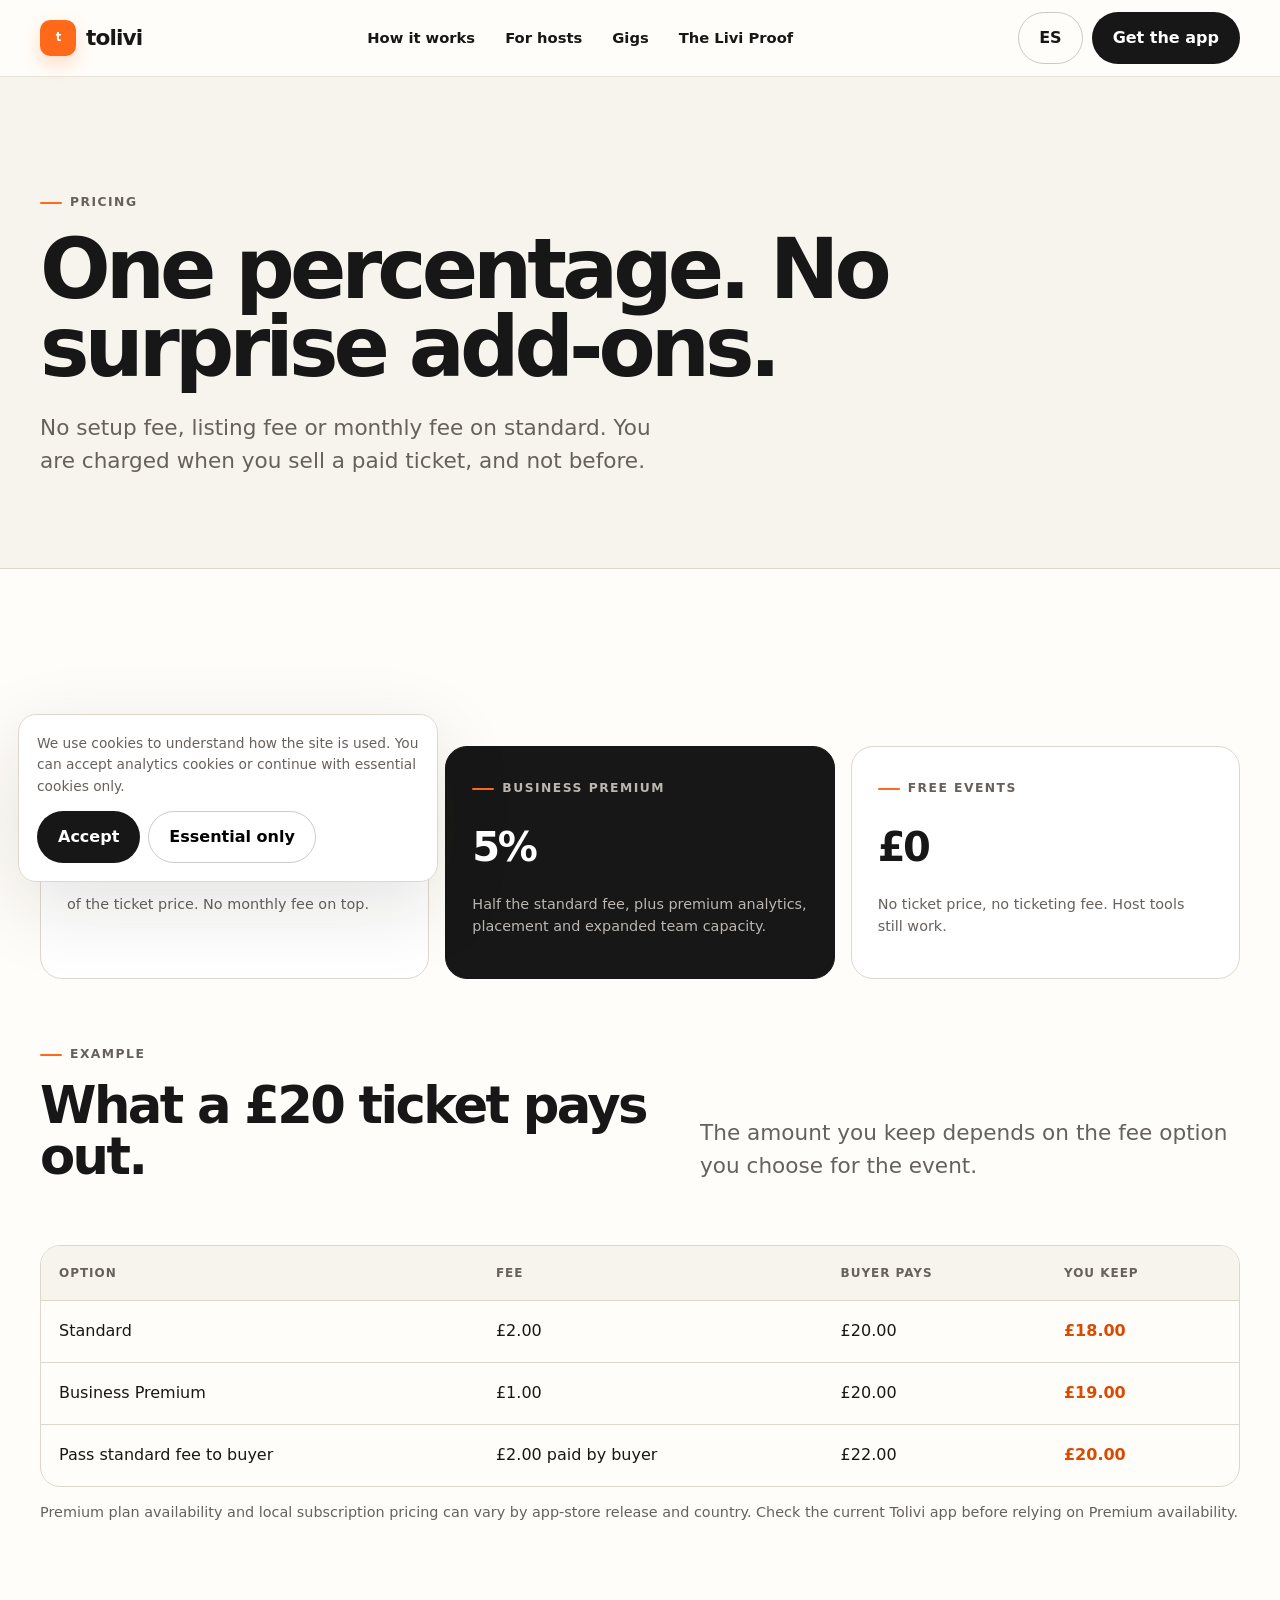
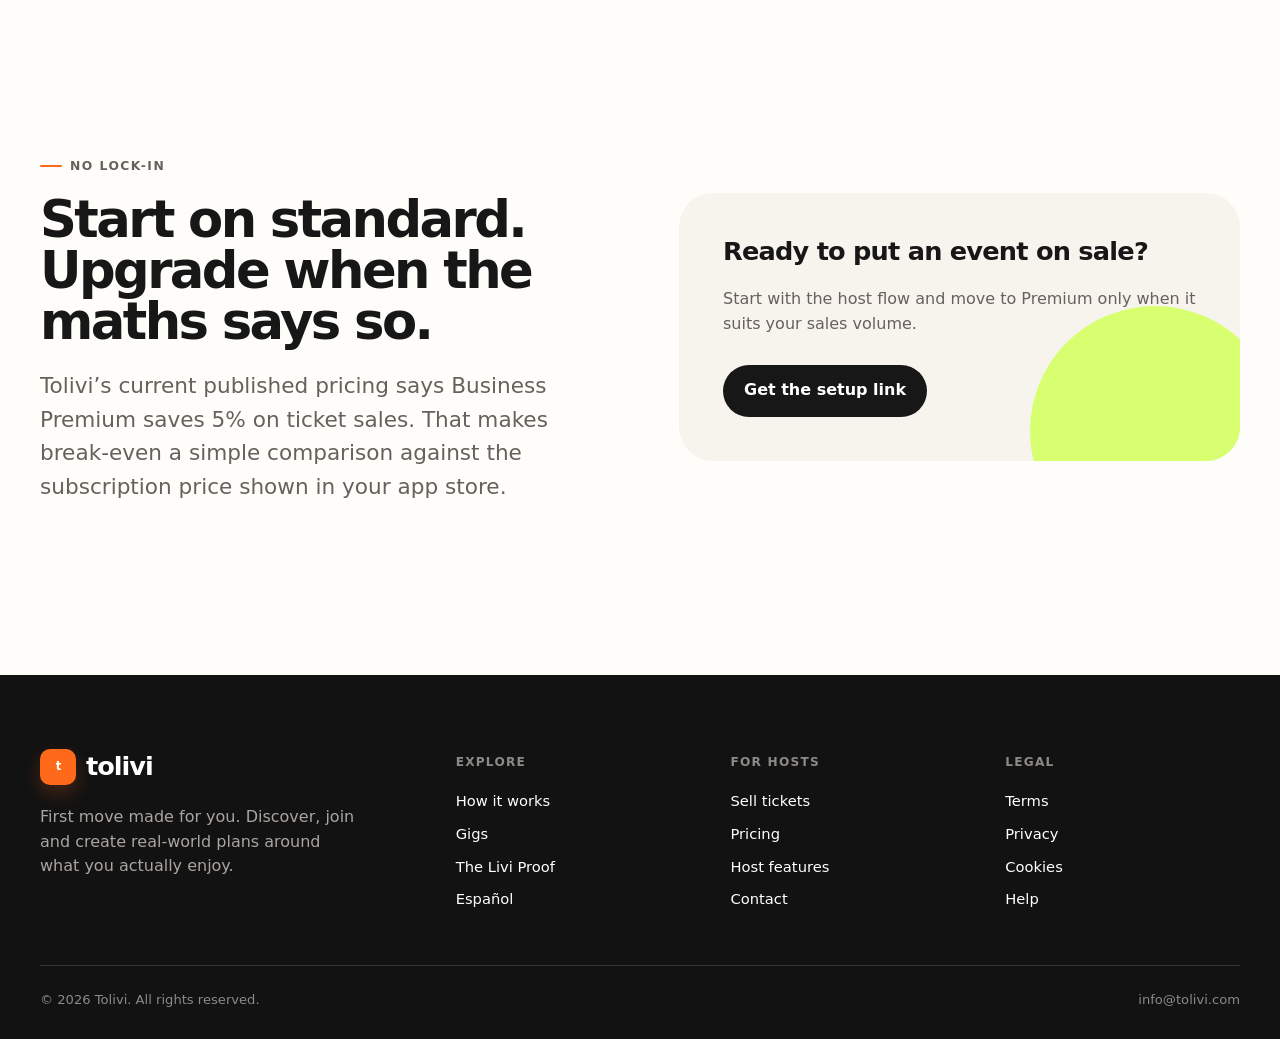
<file: tolivi-redesign/pricing.html>
<!doctype html>
<html lang="en">
<head>
  <title>Host Pricing | Tolivi</title>
  <meta name="description" content="Tolivi host pricing: 10% standard ticket fee, 5% with Business Premium, and no charge for free events.">
  
<meta charset="utf-8">
<meta name="viewport" content="width=device-width, initial-scale=1">
<meta name="theme-color" content="#ff6a1a">
<link rel="icon" href="favicon.svg" type="image/svg+xml">
<link rel="stylesheet" href="styles.css">

</head>
<body>

<a class="skip-link" href="#main">Skip to content</a>
<header class="nav">
  <div class="container nav-inner">
    <a class="brand" href="index.html" aria-label="Tolivi home">
      <span class="brand-mark" aria-hidden="true">t</span><span>tolivi</span>
    </a>
    <nav class="nav-links" aria-label="Primary">
      <a href="index.html#how">How it works</a>
      <a href="hosts.html">For hosts</a>
      <a href="gigs.html">Gigs</a>
      <a href="index.html#proof">The Livi Proof</a>
    </nav>
    <div class="nav-actions">
      <a class="btn btn-ghost" href="https://tolivi.com/es/" rel="noopener">ES</a>
      <a class="btn btn-primary" href="https://apps.apple.com/us/app/tolivi/id1568278750" target="_blank" rel="noopener">Get the app</a>
      <button class="menu-btn" type="button" aria-label="Open menu" aria-expanded="false" data-menu>☰</button>
    </div>
  </div>
</header>
<div class="mobile-panel" data-mobile>
  <a href="index.html#how">How it works</a>
  <a href="hosts.html">For hosts</a>
  <a href="gigs.html">Gigs</a>
  <a href="index.html#proof">The Livi Proof</a>
  <a href="https://apps.apple.com/us/app/tolivi/id1568278750">Get the app</a>
</div>

<main id="main">
  <section class="subhero">
    <div class="container">
      <span class="eyebrow">Pricing</span>
      <h1 class="h1" style="max-width:940px;margin-top:18px">One percentage. No surprise add-ons.</h1>
      <p class="lede">No setup fee, listing fee or monthly fee on standard. You are charged when you sell a paid ticket, and not before.</p>
    </div>
  </section>
  <section class="section">
    <div class="container">
      <div class="compare">
        <div class="price-card"><span class="eyebrow">Standard</span><div class="price">10%</div><p>of the ticket price. No monthly fee on top.</p></div>
        <div class="price-card emph"><span class="eyebrow" style="color:#bbb6b1">Business Premium</span><div class="price">5%</div><p>Half the standard fee, plus premium analytics, placement and expanded team capacity.</p></div>
        <div class="price-card"><span class="eyebrow">Free events</span><div class="price">£0</div><p>No ticket price, no ticketing fee. Host tools still work.</p></div>
      </div>

      <div style="margin-top:60px">
        <div class="story-head"><div><span class="eyebrow">Example</span><h2 class="h2" style="margin-top:16px">What a £20 ticket pays out.</h2></div><p class="lede">The amount you keep depends on the fee option you choose for the event.</p></div>
        <div class="table-wrap">
          <table>
            <thead><tr><th>Option</th><th>Fee</th><th>Buyer pays</th><th>You keep</th></tr></thead>
            <tbody>
              <tr><td>Standard</td><td>£2.00</td><td>£20.00</td><td class="highlight-cell">£18.00</td></tr>
              <tr><td>Business Premium</td><td>£1.00</td><td>£20.00</td><td class="highlight-cell">£19.00</td></tr>
              <tr><td>Pass standard fee to buyer</td><td>£2.00 paid by buyer</td><td>£22.00</td><td class="highlight-cell">£20.00</td></tr>
            </tbody>
          </table>
        </div>
        <p class="small" style="margin-top:14px">Premium plan availability and local subscription pricing can vary by app-store release and country. Check the current Tolivi app before relying on Premium availability.</p>
      </div>
    </div>
  </section>

  <section class="section-tight">
    <div class="container split">
      <div><span class="eyebrow">No lock-in</span><h2 class="h2" style="margin:18px 0 22px">Start on standard. Upgrade when the maths says so.</h2><p class="lede">Tolivi’s current published pricing says Business Premium saves 5% on ticket sales. That makes break-even a simple comparison against the subscription price shown in your app store.</p></div>
      <div class="final-cta" style="padding:44px">
        <h3 class="h3">Ready to put an event on sale?</h3><p class="lede" style="font-size:1rem">Start with the host flow and move to Premium only when it suits your sales volume.</p>
        <a class="btn btn-primary" href="hosts.html#setup">Get the setup link</a>
      </div>
    </div>
  </section>
</main>

<footer class="footer">
  <div class="container">
    <div class="footer-grid">
      <div>
        <a class="brand" href="index.html"><span class="brand-mark" aria-hidden="true">t</span><span>tolivi</span></a>
        <p>First move made for you. Discover, join and create real-world plans around what you actually enjoy.</p>
      </div>
      <div>
        <h4>Explore</h4>
        <div class="footer-links">
          <a href="index.html#how">How it works</a>
          <a href="gigs.html">Gigs</a>
          <a href="https://tolivi.com/the-livi-proof/">The Livi Proof</a>
          <a href="https://tolivi.com/es/">Español</a>
        </div>
      </div>
      <div>
        <h4>For hosts</h4>
        <div class="footer-links">
          <a href="hosts.html">Sell tickets</a>
          <a href="pricing.html">Pricing</a>
          <a href="hosts.html#features">Host features</a>
          <a href="mailto:info@tolivi.com">Contact</a>
        </div>
      </div>
      <div>
        <h4>Legal</h4>
        <div class="footer-links">
          <a href="https://tolivi.com/terms-of-use/">Terms</a>
          <a href="https://tolivi.com/privacy-policy/">Privacy</a>
          <a href="https://tolivi.com/cookies-policy/">Cookies</a>
          <a href="https://tolivi.com/help/">Help</a>
        </div>
      </div>
    </div>
    <div class="footer-bottom">
      <span>© 2026 Tolivi. All rights reserved.</span>
      <span>info@tolivi.com</span>
    </div>
  </div>
</footer>
<div class="cookie" data-cookie role="dialog" aria-label="Cookie preferences">
  <p>We use cookies to understand how the site is used. You can accept analytics cookies or continue with essential cookies only.</p>
  <div class="cookie-actions">
    <button class="btn btn-primary" data-cookie-choice="accepted">Accept</button>
    <button class="btn btn-ghost" data-cookie-choice="rejected">Essential only</button>
  </div>
</div>

<script src="script.js" defer></script>
</body>
</html>
</file>
<file: tolivi-redesign/styles.css>
:root{
  --orange:#ff6a1a;
  --orange-dark:#d84b00;
  --ink:#171717;
  --muted:#66615d;
  --cream:#f7f3ed;
  --paper:#fffdf9;
  --line:#ded7ce;
  --lime:#d7ff6f;
  --radius:24px;
  --radius-sm:14px;
  --shadow:0 24px 80px rgba(30,22,16,.12);
  --max:1200px;
}
*{box-sizing:border-box}
html{scroll-behavior:smooth}
body{
  margin:0;
  color:var(--ink);
  background:var(--paper);
  font-family:Inter,ui-sans-serif,system-ui,-apple-system,BlinkMacSystemFont,"Segoe UI",sans-serif;
  line-height:1.55;
  -webkit-font-smoothing:antialiased;
}
body.menu-open{overflow:hidden}
a{color:inherit;text-decoration:none}
img,svg{display:block;max-width:100%}
button,input{font:inherit}
button{cursor:pointer}
:focus-visible{outline:3px solid #1c6fff;outline-offset:3px}
.skip-link{
  position:absolute;left:16px;top:-80px;z-index:999;background:#fff;padding:12px 16px;border-radius:10px;
}
.skip-link:focus{top:16px}
.container{width:min(calc(100% - 40px),var(--max));margin-inline:auto}
.eyebrow{
  display:inline-flex;align-items:center;gap:8px;font-size:.77rem;font-weight:800;text-transform:uppercase;
  letter-spacing:.12em;color:var(--muted)
}
.eyebrow::before{content:"";width:22px;height:2px;background:var(--orange);border-radius:2px}
.display{
  font-size:clamp(3.4rem,8vw,7.6rem);line-height:.9;letter-spacing:-.075em;margin:0;max-width:980px;font-weight:850
}
.h1{font-size:clamp(3rem,6.5vw,6rem);line-height:.94;letter-spacing:-.06em;margin:0;font-weight:850}
.h2{font-size:clamp(2.2rem,4vw,4.4rem);line-height:1;letter-spacing:-.05em;margin:0;font-weight:820}
.h3{font-size:clamp(1.4rem,2vw,2rem);line-height:1.1;letter-spacing:-.03em;margin:0;font-weight:780}
.lede{font-size:clamp(1.08rem,1.8vw,1.35rem);color:var(--muted);max-width:650px;margin:0}
.small{font-size:.9rem;color:var(--muted)}
.section{padding:clamp(88px,11vw,152px) 0}
.section-tight{padding:72px 0}
.btn{
  display:inline-flex;align-items:center;justify-content:center;gap:10px;min-height:52px;padding:0 20px;border-radius:999px;
  font-weight:780;border:1px solid transparent;transition:transform .2s ease,background .2s ease,border-color .2s ease
}
.btn:hover{transform:translateY(-2px)}
.btn-primary{background:var(--ink);color:#fff}
.btn-primary:hover{background:#000}
.btn-orange{background:var(--orange);color:#fff}
.btn-orange:hover{background:var(--orange-dark)}
.btn-ghost{border-color:rgba(23,23,23,.22);background:transparent}
.btn-light{background:#fff;color:var(--ink)}
.btn-row{display:flex;flex-wrap:wrap;gap:10px;align-items:center}
.store-btn{
  display:inline-flex;align-items:center;gap:10px;padding:12px 16px;border:1px solid rgba(255,255,255,.25);
  border-radius:12px;background:rgba(255,255,255,.08);color:#fff;min-height:54px;backdrop-filter:blur(8px)
}
.store-btn.dark{border-color:#d8d1c9;background:#fff;color:var(--ink)}
.store-mark{width:23px;height:23px;border:2px solid currentColor;border-radius:7px;display:grid;place-items:center;font-size:.68rem;font-weight:900}
.store-copy{display:flex;flex-direction:column;line-height:1.05}
.store-copy span:first-child{font-size:.66rem;opacity:.7}
.store-copy span:last-child{font-size:.96rem;font-weight:800;margin-top:3px}
.nav{
  position:sticky;top:0;z-index:80;background:rgba(255,253,249,.88);backdrop-filter:blur(18px);
  border-bottom:1px solid rgba(222,215,206,.72)
}
.nav-inner{height:76px;display:flex;align-items:center;justify-content:space-between;gap:22px}
.brand{display:flex;align-items:center;gap:10px;font-weight:900;letter-spacing:-.04em;font-size:1.35rem}
.brand-mark{
  width:36px;height:36px;background:var(--orange);color:#fff;border-radius:10px;display:grid;place-items:center;font-size:.72rem;
  box-shadow:0 8px 18px rgba(255,106,26,.22)
}
.nav-links{display:flex;align-items:center;gap:30px;font-size:.92rem;font-weight:680}
.nav-links a:not(.btn):hover{color:var(--orange-dark)}
.nav-actions{display:flex;align-items:center;gap:9px}
.menu-btn{display:none;width:44px;height:44px;border:1px solid var(--line);background:#fff;border-radius:12px}
.mobile-panel{display:none}
.hero{
  background:var(--orange);color:#fff;overflow:hidden;position:relative;min-height:790px;display:flex;align-items:center
}
.hero::after{
  content:"";position:absolute;width:560px;height:560px;border:1px solid rgba(255,255,255,.22);border-radius:50%;
  right:-160px;top:70px;box-shadow:0 0 0 90px rgba(255,255,255,.035),0 0 0 180px rgba(255,255,255,.025)
}
.hero-grid{display:grid;grid-template-columns:1.08fr .92fr;align-items:center;gap:42px;position:relative;z-index:2;padding:88px 0}
.hero-copy .eyebrow{color:rgba(255,255,255,.78)}
.hero-copy .eyebrow::before{background:var(--lime)}
.hero-copy p{max-width:650px;font-size:clamp(1.12rem,1.7vw,1.34rem);color:rgba(255,255,255,.84);margin:28px 0 30px}
.hero-note{font-size:.82rem;color:rgba(255,255,255,.7);margin-top:16px}
.phone-wrap{position:relative;min-height:570px;display:grid;place-items:center}
.phone{
  width:min(365px,82vw);height:650px;background:#f8f5ef;border:10px solid #111;border-radius:48px;box-shadow:0 40px 80px rgba(62,17,0,.3);
  padding:26px 18px 18px;color:var(--ink);position:relative;transform:rotate(3deg)
}
.phone::before{content:"";position:absolute;top:10px;left:50%;transform:translateX(-50%);width:96px;height:24px;border-radius:20px;background:#111}
.phone-top{display:flex;justify-content:space-between;align-items:center;padding-top:18px;margin-bottom:20px}
.phone-logo{font-weight:900;font-size:1.35rem;color:var(--orange);letter-spacing:-.05em}
.avatar{width:34px;height:34px;border-radius:50%;background:var(--lime);border:1px solid #b7de55}
.phone h3{font-size:1.55rem;line-height:1.1;letter-spacing:-.04em;margin:0 0 14px}
.filters{display:flex;gap:7px;overflow:hidden;margin-bottom:18px}
.chip{font-size:.72rem;padding:7px 10px;border:1px solid #d9d1c8;border-radius:999px;background:#fff;white-space:nowrap}
.chip.active{background:var(--ink);color:#fff;border-color:var(--ink)}
.event-card{
  border-radius:22px;background:#fff;border:1px solid #e1d9cf;padding:14px;margin-bottom:12px;display:grid;grid-template-columns:84px 1fr;gap:13px
}
.event-art{border-radius:15px;background:linear-gradient(135deg,#ffd07e,#ff8751);height:84px;position:relative;overflow:hidden}
.event-art.alt{background:linear-gradient(135deg,#bceeff,#6ba8ff)}
.event-art.third{background:linear-gradient(135deg,#e4d4ff,#a27af7)}
.event-art::after{content:"";position:absolute;width:44px;height:44px;border:2px solid rgba(255,255,255,.7);border-radius:50%;right:-7px;bottom:-5px}
.event-meta{font-size:.68rem;color:var(--orange-dark);font-weight:800;text-transform:uppercase;letter-spacing:.05em}
.event-title{font-weight:850;letter-spacing:-.03em;margin:2px 0 7px}
.event-sub{font-size:.75rem;color:var(--muted)}
.phone-nav{position:absolute;bottom:16px;left:18px;right:18px;background:#151515;border-radius:18px;padding:12px;display:flex;justify-content:space-around;color:#fff;font-size:.68rem}
.float-badge{
  position:absolute;background:#fff;color:var(--ink);padding:15px 17px;border-radius:16px;box-shadow:var(--shadow);font-weight:800;font-size:.88rem
}
.float-one{left:-16px;top:130px;transform:rotate(-7deg)}
.float-two{right:-4px;bottom:120px;transform:rotate(7deg)}
.trust-strip{background:var(--cream);border-bottom:1px solid var(--line)}
.trust-grid{display:grid;grid-template-columns:1.35fr repeat(3,1fr);align-items:stretch}
.trust-cell{padding:26px 28px;border-left:1px solid var(--line)}
.trust-cell:first-child{border-left:0;padding-left:0}
.trust-kicker{font-size:.72rem;text-transform:uppercase;letter-spacing:.1em;font-weight:800;color:var(--muted)}
.trust-value{font-size:1.22rem;font-weight:850;letter-spacing:-.03em;margin-top:4px}
.story-head{display:flex;justify-content:space-between;gap:40px;align-items:end;margin-bottom:62px}
.story-head .lede{max-width:540px}
.three-up{display:grid;grid-template-columns:repeat(3,1fr);gap:18px}
.editorial-card{border-top:1px solid var(--ink);padding:26px 0 12px;min-height:290px}
.num{font-size:.75rem;font-weight:850;color:var(--orange-dark);margin-bottom:84px}
.editorial-card p{color:var(--muted);margin:12px 0 0;max-width:340px}
.band{background:var(--ink);color:#fff;overflow:hidden}
.band .lede{color:#bbb6b1}
.split{display:grid;grid-template-columns:1fr 1fr;gap:78px;align-items:center}
.process{display:grid;gap:0;border-top:1px solid rgba(255,255,255,.2)}
.process-row{display:grid;grid-template-columns:90px 1fr auto;gap:20px;padding:24px 0;border-bottom:1px solid rgba(255,255,255,.2);align-items:center}
.process-row .step{font-weight:850;color:var(--lime);font-size:.8rem}
.process-row strong{font-size:1.22rem}
.process-row span:last-child{font-size:.85rem;color:#a9a4a0}
.feature-visual{background:var(--cream);border-radius:32px;padding:34px;min-height:500px;position:relative;overflow:hidden}
.feature-visual::before{content:"";position:absolute;width:330px;height:330px;border-radius:50%;background:var(--orange);right:-80px;top:-80px}
.map-grid{position:absolute;inset:0;background-image:linear-gradient(rgba(0,0,0,.035) 1px,transparent 1px),linear-gradient(90deg,rgba(0,0,0,.035) 1px,transparent 1px);background-size:34px 34px}
.pin{position:absolute;width:20px;height:20px;background:var(--ink);border:5px solid #fff;border-radius:50%;box-shadow:0 6px 18px rgba(0,0,0,.2)}
.pin.one{left:24%;top:27%}.pin.two{left:58%;top:48%}.pin.three{left:40%;top:72%}
.mini-card{position:absolute;width:190px;background:#fff;border:1px solid var(--line);border-radius:18px;padding:14px;box-shadow:var(--shadow)}
.mini-card strong{display:block;font-size:.9rem;margin-bottom:4px}
.mini-card span{font-size:.75rem;color:var(--muted)}
.mini-one{left:10%;top:14%}.mini-two{right:9%;top:38%}.mini-three{left:20%;bottom:8%}
.hosts-grid{display:grid;grid-template-columns:.85fr 1.15fr;gap:62px;align-items:start}
.host-sticky{position:sticky;top:110px}
.metric-stack{display:grid;gap:14px}
.metric{
  border:1px solid var(--line);border-radius:20px;padding:28px;background:#fff;display:grid;grid-template-columns:150px 1fr;gap:26px;align-items:center
}
.metric-big{font-size:clamp(2.5rem,5vw,4.5rem);font-weight:900;letter-spacing:-.07em;color:var(--orange)}
.metric p{margin:0;color:var(--muted)}
.compare{display:grid;grid-template-columns:repeat(3,1fr);gap:16px;margin-top:36px}
.price-card{border:1px solid var(--line);border-radius:22px;padding:26px;background:#fff}
.price-card.emph{background:var(--ink);color:#fff;border-color:var(--ink)}
.price{font-size:2.5rem;font-weight:900;letter-spacing:-.06em;margin:18px 0 2px}
.price-card p{color:var(--muted);font-size:.9rem}
.price-card.emph p{color:#bbb6b1}
.quote-band{
  background:var(--orange);color:#fff;border-radius:34px;padding:clamp(36px,7vw,78px);display:grid;grid-template-columns:1.15fr .85fr;gap:50px;align-items:center
}
.quote-band h2{font-size:clamp(2.5rem,5vw,5rem);line-height:.94;letter-spacing:-.06em;margin:0}
.quote-band p{color:rgba(255,255,255,.82);font-size:1.12rem}
.content-list{display:grid;grid-template-columns:repeat(3,1fr);gap:20px}
.article{border-top:1px solid var(--ink);padding-top:20px}
.article time{font-size:.76rem;color:var(--muted)}
.article h3{font-size:1.28rem;line-height:1.18;letter-spacing:-.03em;margin:16px 0 28px}
.article a{font-weight:800;font-size:.85rem}
.faq{border-top:1px solid var(--line)}
.faq-item{border-bottom:1px solid var(--line)}
.faq-q{width:100%;padding:23px 0;display:flex;justify-content:space-between;gap:20px;background:none;border:0;text-align:left;font-weight:820;font-size:1.06rem}
.faq-q span:last-child{font-size:1.5rem;font-weight:400;transition:transform .2s ease}
.faq-a{max-height:0;overflow:hidden;transition:max-height .28s ease;color:var(--muted)}
.faq-a p{margin:0;padding:0 0 24px;max-width:760px}
.faq-item.open .faq-a{max-height:260px}
.faq-item.open .faq-q span:last-child{transform:rotate(45deg)}
.final-cta{background:var(--cream);border-radius:34px;padding:clamp(42px,7vw,80px);position:relative;overflow:hidden}
.final-cta::after{content:"";position:absolute;width:250px;height:250px;border-radius:50%;background:var(--lime);right:-40px;bottom:-95px}
.final-cta>*{position:relative;z-index:2}
.final-cta .lede{margin:22px 0 28px}
.footer{background:#121212;color:#fff;padding:72px 0 28px;margin-top:100px}
.footer-grid{display:grid;grid-template-columns:1.6fr repeat(3,1fr);gap:40px}
.footer .brand{font-size:1.6rem;margin-bottom:18px}
.footer p{color:#aaa5a0;max-width:320px}
.footer h4{font-size:.76rem;text-transform:uppercase;letter-spacing:.1em;color:#8d8985;margin:6px 0 18px}
.footer-links{display:grid;gap:10px;font-size:.92rem}
.footer-links a:hover{color:var(--lime)}
.footer-bottom{display:flex;justify-content:space-between;gap:20px;border-top:1px solid rgba(255,255,255,.14);margin-top:54px;padding-top:24px;color:#8d8985;font-size:.82rem}
.cookie{
  position:fixed;left:18px;bottom:18px;z-index:90;width:min(420px,calc(100% - 36px));background:#fff;border:1px solid var(--line);
  box-shadow:var(--shadow);border-radius:18px;padding:18px;display:none
}
.cookie.show{display:block}
.cookie p{font-size:.86rem;color:var(--muted);margin:0 0 14px}
.cookie-actions{display:flex;gap:8px}
.subhero{padding:110px 0 90px;background:var(--cream);border-bottom:1px solid var(--line)}
.subhero .lede{margin-top:24px}
.kicker-row{display:flex;gap:12px;flex-wrap:wrap;margin-top:28px}
.kicker-pill{border:1px solid var(--line);border-radius:999px;padding:8px 12px;font-size:.78rem;font-weight:750;background:#fff}
.feature-list{display:grid;grid-template-columns:repeat(2,1fr);gap:14px}
.feature-item{border:1px solid var(--line);border-radius:20px;padding:24px;background:#fff}
.feature-item .mini-num{font-size:.73rem;color:var(--orange-dark);font-weight:850;margin-bottom:36px}
.feature-item p{color:var(--muted);margin:10px 0 0}
.table-wrap{overflow:auto;border:1px solid var(--line);border-radius:20px}
table{width:100%;border-collapse:collapse;min-width:650px}
th,td{padding:18px;text-align:left;border-bottom:1px solid var(--line)}
th{font-size:.75rem;text-transform:uppercase;letter-spacing:.08em;color:var(--muted);background:var(--cream)}
tr:last-child td{border-bottom:0}
.highlight-cell{font-weight:900;color:var(--orange-dark)}
.form-card{border:1px solid var(--line);border-radius:24px;padding:28px;background:#fff}
.form-grid{display:grid;grid-template-columns:1fr 1fr;gap:14px}
.field{display:grid;gap:7px}
.field.full{grid-column:1/-1}
label{font-size:.8rem;font-weight:800}
input{min-height:50px;border:1px solid var(--line);border-radius:12px;padding:0 14px;background:#fff;color:var(--ink)}
input:focus{border-color:#777}
.form-note{font-size:.78rem;color:var(--muted);margin-top:10px}
@media (max-width: 980px){
  .nav-links{display:none}.menu-btn{display:grid;place-items:center}.nav-actions .btn-ghost{display:none}
  .mobile-panel{position:fixed;inset:76px 0 0;background:var(--paper);padding:30px 20px;z-index:79}
  .mobile-panel.open{display:block}.mobile-panel a{display:block;font-size:1.6rem;font-weight:800;padding:14px 0;border-bottom:1px solid var(--line)}
  .hero{min-height:auto}.hero-grid{grid-template-columns:1fr;padding:68px 0 80px}.phone-wrap{margin-top:28px}
  .trust-grid{grid-template-columns:1fr 1fr}.trust-cell:nth-child(odd){border-left:0}.trust-cell:first-child{padding-left:28px}
  .split,.hosts-grid,.quote-band{grid-template-columns:1fr}.host-sticky{position:static}
  .three-up,.content-list{grid-template-columns:1fr 1fr}.footer-grid{grid-template-columns:1.4fr 1fr 1fr}.footer-grid>div:last-child{grid-column:2/4}
}
@media (max-width: 680px){
  .container{width:min(calc(100% - 28px),var(--max))}
  .nav-inner{height:68px}.mobile-panel{inset:68px 0 0}
  .nav-actions .btn-primary{display:none}
  .hero-grid{padding-top:54px}.hero-copy p{margin-top:22px}.display{font-size:clamp(3.2rem,16vw,5rem)}
  .phone-wrap{min-height:540px}.phone{height:575px;padding:22px 14px 14px}.event-card{grid-template-columns:70px 1fr}.event-art{height:70px}
  .float-one{left:0;top:90px}.float-two{right:0;bottom:90px}
  .trust-grid,.three-up,.content-list,.compare,.feature-list,.form-grid{grid-template-columns:1fr}
  .trust-cell{border-left:0;border-top:1px solid var(--line);padding:20px 0!important}.trust-cell:first-child{border-top:0}
  .story-head{display:grid;gap:20px}.editorial-card{min-height:auto}.num{margin-bottom:54px}
  .process-row{grid-template-columns:52px 1fr}.process-row span:last-child{grid-column:2}
  .metric{grid-template-columns:1fr;gap:8px}
  .quote-band{gap:25px}
  .footer-grid{grid-template-columns:1fr 1fr}.footer-grid>div:first-child{grid-column:1/-1}.footer-grid>div:last-child{grid-column:auto}
  .footer-bottom{display:grid}.field.full{grid-column:auto}
}
@media (prefers-reduced-motion: reduce){
  html{scroll-behavior:auto}*,*::before,*::after{animation-duration:.01ms!important;transition-duration:.01ms!important}
}
</file>
